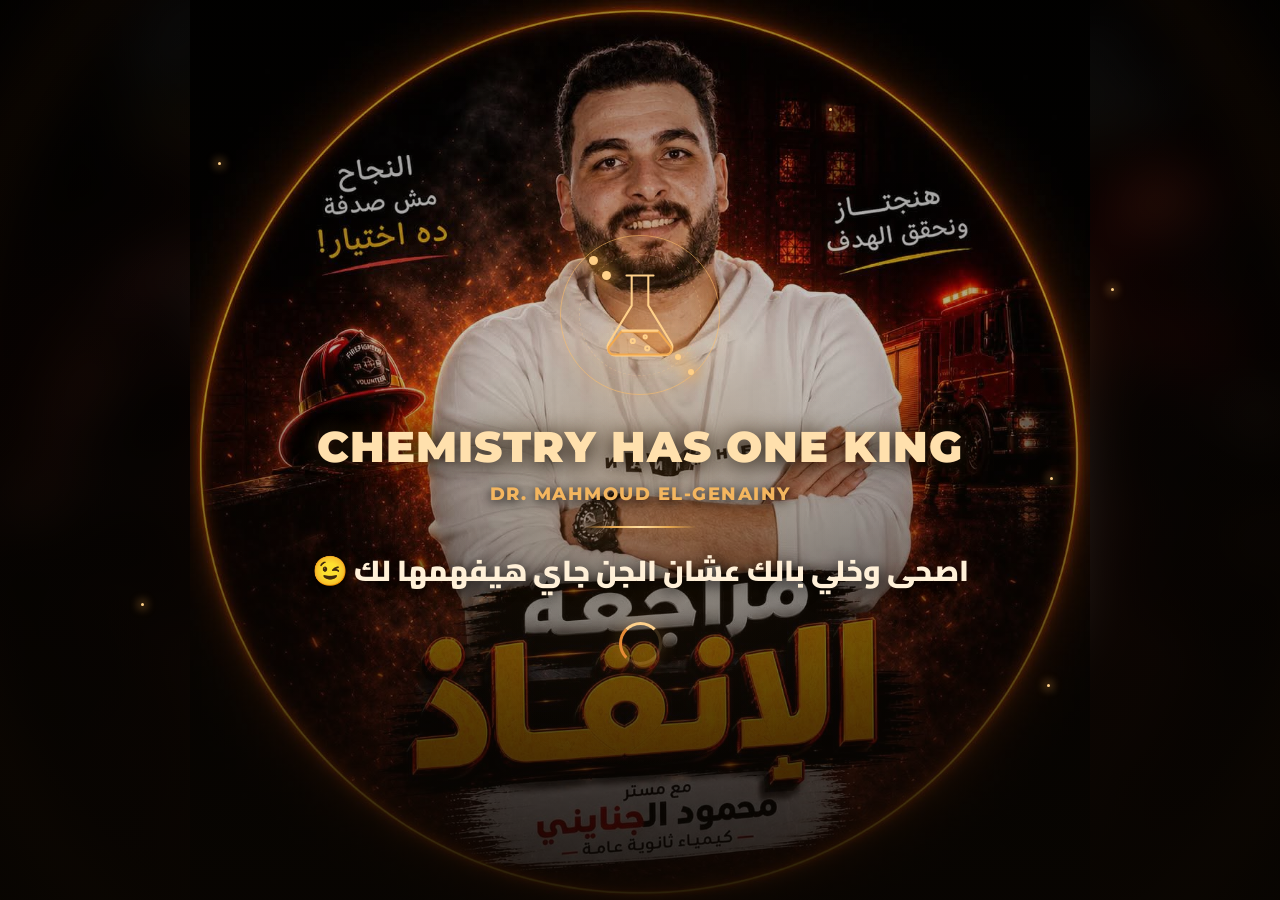
<file: index.html>
<!DOCTYPE html>
<html lang="ar" dir="rtl">
<head>
<meta charset="UTF-8">
<meta name="viewport" content="width=device-width, initial-scale=1, maximum-scale=1, user-scalable=no, viewport-fit=cover">
<meta name="theme-color" content="#100904">
<title>Dr. Mahmoud El-Genainy</title>
<link href="https://fonts.googleapis.com/css2?family=Cairo:wght@500;600;700;800;900&family=Montserrat:wght@600;700;800;900&display=swap" rel="stylesheet">
<style>
*{box-sizing:border-box;margin:0;padding:0;-webkit-tap-highlight-color:transparent}
html,body{width:100%;height:100%;overflow:hidden;background:#100904}
body{font-family:Cairo,sans-serif;color:#fff}
.splash{position:fixed;inset:0;isolation:isolate;overflow:hidden;display:grid;place-items:center;background:#100904}
.bg-blur{position:absolute;inset:-30px;width:calc(100% + 60px);height:calc(100% + 60px);object-fit:cover;filter:blur(25px) brightness(.32) saturate(.9);z-index:-5;transform:scale(1.08)}
.bg-main{position:absolute;inset:0;width:100%;height:100%;object-fit:contain;object-position:center;z-index:-4}
.shade{position:absolute;inset:0;z-index:-3;background:linear-gradient(180deg,rgba(10,6,2,.15),rgba(12,7,2,.2) 38%,rgba(10,6,2,.82)),radial-gradient(ellipse at center,transparent 20%,rgba(0,0,0,.48) 100%)}
.glow{position:absolute;width:min(85vw,650px);height:min(85vw,650px);border-radius:50%;background:radial-gradient(circle,rgba(255,164,55,.13),rgba(255,164,55,.035) 42%,transparent 70%);z-index:-2;animation:pulse 4s ease-in-out infinite}
.particles{position:absolute;inset:0;overflow:hidden;pointer-events:none}
.particle{position:absolute;width:3px;height:3px;border-radius:50%;background:#ffd18a;box-shadow:0 0 10px 3px rgba(255,170,72,.4);animation:float 7s ease-in-out infinite}
.particle:nth-child(1){top:18%;left:17%;animation-delay:-1s}
.particle:nth-child(2){top:32%;right:13%;animation-delay:-3s}
.particle:nth-child(3){top:67%;left:11%;animation-delay:-4s}
.particle:nth-child(4){top:76%;right:18%;animation-delay:-2s}
.particle:nth-child(5){top:12%;right:35%;animation-delay:-5s}
.particle:nth-child(6){top:53%;left:82%;animation-delay:-2.5s}
.content{width:min(92%,760px);display:flex;flex-direction:column;align-items:center;text-align:center;padding:24px 18px;animation:appear 1.2s ease both}
.emblem{position:relative;width:clamp(112px,19vw,160px);height:clamp(112px,19vw,160px);display:grid;place-items:center;margin-bottom:25px}
.orbit{position:absolute;inset:0;border:1px solid rgba(255,190,104,.58);border-radius:50%;box-shadow:0 0 24px rgba(255,166,65,.13),inset 0 0 22px rgba(255,166,65,.08);animation:orbit 9s linear infinite}
.orbit:before,.orbit:after{content:"";position:absolute;width:9px;height:9px;border-radius:50%;background:#ffd28b;box-shadow:0 0 14px 4px rgba(255,174,72,.65)}
.orbit:before{top:13%;left:18%}
.orbit:after{bottom:12%;right:16%;width:6px;height:6px}
.orbit.inner{inset:12%;border-style:dashed;border-color:rgba(255,205,140,.3);animation:orbitReverse 13s linear infinite}
.flask{width:65%;height:65%;filter:drop-shadow(0 0 13px rgba(255,174,72,.55))}
.flask path,.flask circle{fill:none;stroke:#ffd18b;stroke-width:2;stroke-linecap:round;stroke-linejoin:round}
.flask .liquid{fill:rgba(235,133,44,.23);stroke:#f2a94f}
.brand{font-family:Montserrat,sans-serif;font-weight:900;font-size:clamp(24px,5vw,43px);letter-spacing:1px;color:#ffe0ad;direction:ltr;text-shadow:0 3px 22px #000,0 0 20px rgba(255,168,67,.24)}
.teacher{margin-top:10px;font-family:Montserrat,sans-serif;font-weight:800;font-size:clamp(12px,2.3vw,18px);letter-spacing:1.5px;color:#f4b65f;direction:ltr;text-shadow:0 2px 12px #000}
.rule{width:115px;height:2px;margin:21px auto 17px;background:linear-gradient(90deg,transparent,#e8a94f,#ffe0a3,#e8a94f,transparent);box-shadow:0 0 12px rgba(255,177,76,.4)}
.motto{font-size:clamp(18px,3.5vw,29px);font-weight:900;line-height:1.8;color:#fff0d8;text-shadow:0 3px 15px #000}
.loader{width:43px;height:43px;margin-top:25px;border:3px solid rgba(255,199,124,.17);border-top-color:#ffd18b;border-left-color:#e68b37;border-radius:50%;animation:spin 1s linear infinite;box-shadow:0 0 18px rgba(255,172,73,.18)}
@keyframes spin{to{transform:rotate(360deg)}}
@keyframes orbit{to{transform:rotate(360deg)}}
@keyframes orbitReverse{to{transform:rotate(-360deg)}}
@keyframes pulse{0%,100%{opacity:.55;transform:scale(.92)}50%{opacity:1;transform:scale(1.08)}}
@keyframes float{0%,100%{transform:translateY(0);opacity:.3}50%{transform:translateY(-24px);opacity:1}}
@keyframes appear{from{opacity:0;transform:translateY(25px)}to{opacity:1;transform:translateY(0)}}
@media(max-width:600px){
.content{padding:18px 10px}
.emblem{width:112px;height:112px;margin-bottom:20px}
.rule{margin:16px auto 13px}
.loader{width:38px;height:38px;margin-top:20px}
}
@media(max-height:620px){
.content{transform:scale(.82)}
.emblem{width:90px;height:90px;margin-bottom:12px}
.rule{margin:10px auto}
.loader{width:30px;height:30px;margin-top:12px}
}
@media(prefers-reduced-motion:reduce){
*,*:before,*:after{animation-duration:.01ms!important;animation-iteration-count:1!important}
}
</style>
  
<link rel="manifest" href="./manifest.json">
<meta name="apple-mobile-web-app-capable" content="yes">
<meta name="apple-mobile-web-app-status-bar-style" content="black-translucent">
<script src="./offline.js" defer></script>

</head>
<body>
<main class="splash">
  <img class="bg-blur" src="./85.jpg" alt="" aria-hidden="true">
  <img class="bg-main" src="./85.jpg" alt="دكتور محمود الجنايني">
  <div class="shade"></div>
  <div class="glow"></div>

  <div class="particles" aria-hidden="true">
    <i class="particle"></i><i class="particle"></i>
    <i class="particle"></i><i class="particle"></i>
    <i class="particle"></i><i class="particle"></i>
  </div>

  <section class="content">
    <div class="emblem">
      <div class="orbit"></div>
      <div class="orbit inner"></div>
      <svg class="flask" viewBox="0 0 100 100" aria-label="Chemistry">
        <path d="M37 12h26M42 12v29L20 77a8 8 0 0 0 7 12h46a8 8 0 0 0 7-12L58 41V12"/>
        <path class="liquid" d="M32 66h36l12 15a5 5 0 0 1-5 7H25a5 5 0 0 1-5-7z"/>
        <path d="M33 65h34"/>
        <circle cx="43" cy="75" r="2"/>
        <circle cx="57" cy="82" r="2"/>
        <circle cx="55" cy="71" r="1.5"/>
      </svg>
    </div>

    <h1 class="brand">CHEMISTRY HAS ONE KING</h1>
    <h2 class="teacher">DR. MAHMOUD EL-GENAINY</h2>
    <div class="rule"></div>
    <p class="motto">اصحى وخلي بالك عشان الجن جاي هيفهمها لك 😉</p>
    <div class="loader" role="status" aria-label="Loading"></div>
  </section>
</main>

<script>
window.addEventListener("load",function(){
  setTimeout(function(){
    window.location.replace("login.html");
  },5000);
});
</script>
</body>
</html>
</file>
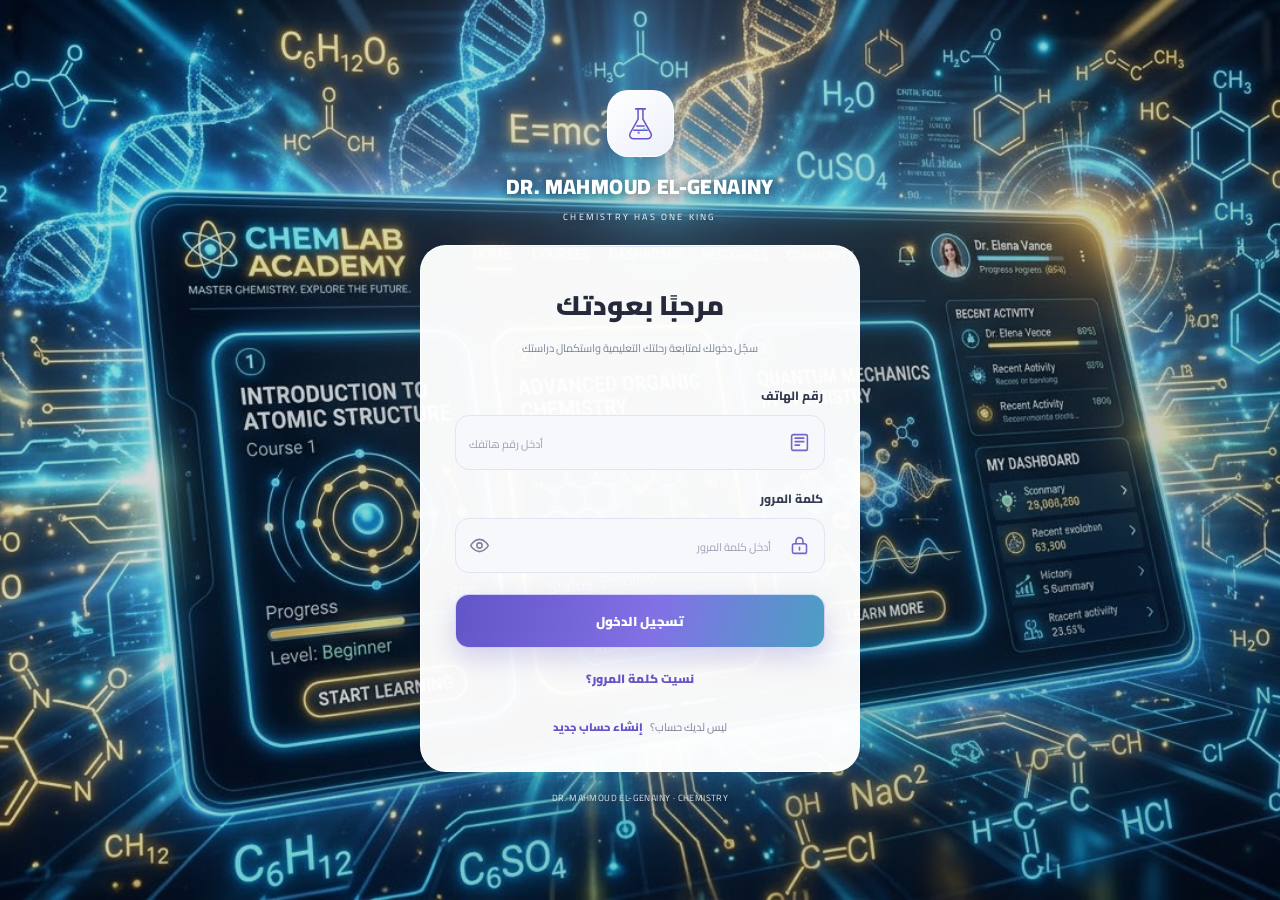
<file: login.html>
<!DOCTYPE html>
<html lang="ar" dir="rtl">
<head>
<meta charset="UTF-8">
<meta name="viewport" content="width=device-width,initial-scale=1,maximum-scale=1,user-scalable=no,viewport-fit=cover">
<meta name="theme-color" content="#f5f6fb">
<title>تسجيل الدخول | منصة الدكتور محمود الجنايني</title>
<link rel="preconnect" href="https://fonts.googleapis.com">
<link rel="preconnect" href="https://fonts.gstatic.com" crossorigin>
<link href="https://fonts.googleapis.com/css2?family=Cairo:wght@400;500;600;700;800;900&display=swap" rel="stylesheet">

<style>
:root{
  color-scheme:light;
  --primary:#6555c8;
  --primary2:#8172e5;
  --text:#252a3b;
  --muted:#7b8498;
  --line:#e5e8f0;
}
*{box-sizing:border-box;-webkit-tap-highlight-color:transparent}
html,body{
  margin:0;width:100%;min-height:100%;
  overflow-x:hidden;overscroll-behavior:none;touch-action:pan-y;
}
body{
  min-height:100vh;min-height:100dvh;
  background:#f5f6fb;color:var(--text);font-family:Cairo,sans-serif;
}
button,input{font:inherit}
button{cursor:pointer}

.page{
  position:relative;isolation:isolate;width:100%;
  height:var(--elgen-viewport-height,100dvh);min-height:0;
  display:flex;flex-direction:column;justify-content:flex-start;align-items:center;
  padding:max(20px,env(safe-area-inset-top)) 14px max(24px,env(safe-area-inset-bottom));
  overflow-x:hidden;overflow-y:auto;
  -webkit-overflow-scrolling:touch;
  overscroll-behavior-y:contain;scroll-padding-block:24px;
}
.background{
  position:fixed;inset:0;width:100%;height:100%;
  object-fit:cover;object-position:center;z-index:-4;pointer-events:none;
}
.shade{
  position:fixed;inset:0;z-index:-3;pointer-events:none;
  background:linear-gradient(135deg,rgba(10,17,35,.12),rgba(10,17,35,.25));
}
.glow{
  position:fixed;inset:0;z-index:-2;pointer-events:none;
  background:radial-gradient(ellipse at 50% 12%,rgba(255,255,255,.18),transparent 48%);
}
.layout{width:min(100%,440px);margin-block:auto;margin-inline:auto;flex:0 0 auto}
.brand{text-align:center;margin:0 auto 20px}
.brand-mark{
  width:67px;height:67px;margin:0 auto 10px;display:grid;place-items:center;
  border:1px solid rgba(255,255,255,.9);border-radius:21px;
  background:linear-gradient(145deg,#fff,#edf0fa);
  box-shadow:0 12px 35px rgba(10,20,45,.2);
  animation:brandFloat 4s ease-in-out infinite;
}
.brand-mark svg{
  width:39px;height:39px;fill:none;stroke:#6555c8;stroke-width:2.5;
  stroke-linecap:round;stroke-linejoin:round;
}
@keyframes brandFloat{0%,100%{transform:translateY(0)}50%{transform:translateY(-5px)}}
.brand-name{
  font-size:clamp(15px,4vw,21px);font-weight:900;letter-spacing:.4px;
  color:#fff;text-shadow:0 2px 12px rgba(0,0,0,.65);
}
.brand-sub{
  font-size:9px;color:#fff;letter-spacing:2.2px;direction:ltr;margin-top:2px;
  text-shadow:0 2px 9px rgba(0,0,0,.65);
}
.card{
  position:relative;width:100%;padding:clamp(23px,5.5vw,34px);
  border:1px solid rgba(255,255,255,.95);border-radius:26px;
  background:rgba(255,255,255,.97);color:var(--text);
  box-shadow:0 25px 75px rgba(8,17,40,.23);
}
.card:before{
  content:"";position:absolute;top:0;left:12%;right:12%;height:1px;
  background:linear-gradient(90deg,transparent,#d9ddec,transparent);
}
.heading{text-align:center;margin-bottom:25px}
.heading h1{font-size:clamp(22px,5.5vw,27px);font-weight:900;margin:0;color:#252a3b}
.heading p{font-size:11px;line-height:2;color:#7b8498;margin:7px 0 0}
.field{margin-bottom:17px}
.field label{display:block;margin:0 2px 8px;color:#343b50;font-size:12px;font-weight:800}
.input-wrap{
  display:flex;align-items:center;min-height:55px;
  border:1px solid #e1e5ef;border-radius:14px;background:#f7f8fc;
  transition:border-color .2s,box-shadow .2s,background .2s;
}
.input-wrap:focus-within{
  border-color:#8879df;background:#fff;box-shadow:0 0 0 3px rgba(101,85,200,.10);
}
.field-icon{
  width:49px;flex:0 0 49px;display:grid;place-items:center;color:#7565cb;
}
.field-icon svg,.password-toggle svg{
  width:21px;height:21px;fill:none;stroke:currentColor;stroke-width:1.8;
  stroke-linecap:round;stroke-linejoin:round;
}
.input-wrap input{
  width:100%;min-width:0;height:53px;border:0;outline:0;
  background:transparent;color:#252a3b;padding:0 4px 0 13px;font-size:13px;
}
.input-wrap input::placeholder{color:#9aa2b2;font-size:11px}
.password-toggle{
  width:46px;height:48px;flex:0 0 46px;border:0;background:transparent;
  color:#7c8497;display:grid;place-items:center;
}
.submit{
  position:relative;overflow:hidden;width:100%;min-height:54px;margin-top:4px;
  border:1px solid rgba(255,255,255,.7);border-radius:14px;color:#fff;
  font-size:13px;font-weight:900;
  background:linear-gradient(105deg,#6255c8,#8172e5 55%,#4b9fc3);
  box-shadow:0 10px 25px rgba(91,82,190,.23);
  transition:transform .2s,filter .2s;
}
.submit:active{transform:scale(.985)}
.submit:disabled{opacity:.58;cursor:wait}
.forgot-link{
  display:block;width:100%;margin:12px 0 0;padding:7px;border:0;
  background:transparent;color:#6756c5;font-size:12px;font-weight:900;text-align:center;
}
.forgot-link:active{opacity:.65}
.register{text-align:center;margin-top:20px;color:#7b8498;font-size:11px}
.register a{color:#6555c8;font-weight:900;text-decoration:none;margin-right:5px}
.bottom-note{
  text-align:center;margin-top:17px;color:#fff;font-size:9px;letter-spacing:.4px;
  text-shadow:0 2px 9px rgba(0,0,0,.65);
}
.account-step{display:none;margin-top:4px}
.account-profile{
  display:flex;align-items:center;gap:13px;padding:14px;
  border:1px solid #e4e7ef;border-radius:16px;background:#f7f8fc;margin-bottom:17px;
}
.account-avatar{
  width:68px;height:68px;flex:0 0 68px;border-radius:50%;object-fit:cover;
  border:2px solid #b8afea;background:#eef0f8;
}
.account-name{font-size:15px;font-weight:900;color:#252a3b;line-height:1.7}
.account-details{font-size:10px;color:#7b8498;line-height:1.9;overflow-wrap:anywhere}
.id-note{font-size:11px;color:#7b8498;line-height:1.9;text-align:center;margin:0 0 13px}
#studentId{direction:ltr;text-align:center;letter-spacing:1.5px;text-transform:uppercase;font-weight:900}
.secondary{
  width:100%;min-height:46px;margin-top:11px;border:1px solid #e1e4ec;
  border-radius:13px;color:#5e6680;background:#f3f4f8;font-size:12px;font-weight:800;
}
.toast{
  position:fixed;z-index:1000;bottom:max(18px,env(safe-area-inset-bottom));left:50%;
  width:min(92%,420px);padding:13px 16px;border:1px solid rgba(255,255,255,.4);
  border-radius:14px;background:rgba(30,35,55,.95);color:#fff;text-align:center;
  font-size:12px;line-height:1.8;box-shadow:0 14px 40px #0004;
  opacity:0;transform:translate(-50%,18px);pointer-events:none;
  transition:opacity .22s,transform .22s;
}
.toast.show{opacity:1;transform:translate(-50%,0)}
.toast.error{border-color:#e88b9b}
.toast.success{border-color:#7bd7b1}

@media(max-width:480px){
  .page{padding-left:12px;padding-right:12px}
  .layout{width:100%;max-width:420px}
  .brand{margin-bottom:16px}
  .brand-mark{width:59px;height:59px;border-radius:19px}
  .card{padding:23px 18px;border-radius:23px}
}
@media(max-height:700px){
  .page{justify-content:flex-start;padding-top:max(12px,env(safe-area-inset-top));padding-bottom:max(18px,env(safe-area-inset-bottom))}
  .layout{margin-top:0;margin-bottom:0}
  .brand{margin-bottom:12px}
  .brand-mark{width:49px;height:49px;border-radius:16px}
  .brand-mark svg{width:31px;height:31px}
  .card{padding:18px}
  .heading{margin-bottom:16px}
  .field{margin-bottom:12px}
  .bottom-note{margin-top:10px}
}
@media(orientation:landscape) and (max-height:520px){
  .brand{margin-bottom:8px}
  .brand-mark{width:42px;height:42px;margin-bottom:6px}
  .brand-mark svg{width:27px;height:27px}
  .card{padding:15px}
  .heading{margin-bottom:10px}
  .field{margin-bottom:9px}
}
@media(prefers-reduced-motion:reduce){
  .brand-mark{animation:none}
  *{transition:none!important}
}
</style>
  
<link rel="manifest" href="./manifest.json">
<meta name="apple-mobile-web-app-capable" content="yes">
<meta name="apple-mobile-web-app-status-bar-style" content="black-translucent">
<script src="./offline.js" defer></script>

</head>

<body>
<main class="page" id="pageScroller">
<img class="background" src="./login-bg.jpg" alt="">
<div class="shade"></div>
<div class="glow"></div>

<section class="layout">
<header class="brand">
  <div class="brand-mark">
    <svg viewBox="0 0 64 64">
      <path d="M24 8h16M28 8v17L15 48a6 6 0 0 0 5 9h24a6 6 0 0 0 5-9L36 25V8"/>
      <path d="M21 43h22M26 36h12"/>
      <circle cx="29" cy="47" r="2" fill="#8b7cff" stroke="none"/>
      <circle cx="38" cy="41" r="2" fill="#57d8e8" stroke="none"/>
    </svg>
  </div>
  <div class="brand-name">DR. MAHMOUD EL-GENAINY</div>
  <div class="brand-sub">CHEMISTRY HAS ONE KING</div>
</header>

<section class="card">
<div class="heading" id="loginHeading">
  <h1>مرحبًا بعودتك</h1>
  <p>سجّل دخولك لمتابعة رحلتك التعليمية واستكمال دراستك</p>
</div>

<form id="loginForm" autocomplete="on">
  <div class="field">
    <label for="phone">رقم الهاتف</label>
    <div class="input-wrap">
      <span class="field-icon">
        <svg viewBox="0 0 24 24"><path d="M5 3h14a2 2 0 0 1 2 2v14a2 2 0 0 1-2 2H5a2 2 0 0 1-2-2V5a2 2 0 0 1 2-2z"/><path d="M7 7h10M7 11h10M7 15h5"/></svg>
      </span>
      <input id="phone" type="tel" inputmode="tel" autocomplete="tel" placeholder="أدخل رقم هاتفك" required>
    </div>
  </div>

  <div class="field">
    <label for="password">كلمة المرور</label>
    <div class="input-wrap">
      <span class="field-icon">
        <svg viewBox="0 0 24 24"><rect x="4" y="10" width="16" height="11" rx="2"/><path d="M8 10V7a4 4 0 0 1 8 0v3M12 14v3"/></svg>
      </span>
      <input id="password" type="password" autocomplete="current-password" placeholder="أدخل كلمة المرور" required>
      <button class="password-toggle" id="togglePassword" type="button" aria-label="إظهار كلمة المرور">
        <svg viewBox="0 0 24 24"><path d="M2 12s3.5-7 10-7 10 7 10 7-3.5 7-10 7S2 12 2 12z"/><circle cx="12" cy="12" r="3"/></svg>
      </button>
    </div>
  </div>

  <button class="submit" id="loginButton" type="submit">تسجيل الدخول</button>
  <button class="forgot-link" id="forgotPassword" type="button">نسيت كلمة المرور؟</button>
</form>

<section class="account-step" id="accountStep">
  <div class="heading">
    <h1 style="font-size:21px">تأكيد الحساب</h1>
    <p>راجع بيانات حسابك، ثم اكتب رقم الـ ID الخاص بك</p>
  </div>

  <div class="account-profile">
    <img class="account-avatar" id="accountAvatar" src="./85.jpg" alt="الصورة الشخصية">
    <div>
      <div class="account-name" id="accountName">—</div>
      <div class="account-details" id="accountDetails"></div>
    </div>
  </div>

  <p class="id-note">اكتب رقم الـ ID الذي حصلت عليه عند إنشاء الحساب. الرقم لن يظهر هنا؛ يجب أن تكتبه بنفسك.</p>

  <div class="field">
    <label for="studentId">رقم الطالب ID</label>
    <div class="input-wrap">
      <span class="field-icon">
        <svg viewBox="0 0 24 24"><path d="M8 4H5a2 2 0 0 0-2 2v12a2 2 0 0 0 2 2h14a2 2 0 0 0 2-2V6a2 2 0 0 0-2-2h-3"/><path d="M9 12h6M12 9v6M9 2h6v4H9z"/></svg>
      </span>
      <input id="studentId" type="text" autocomplete="off" autocapitalize="characters" placeholder="اكتب رقم الـ ID" required>
    </div>
  </div>

  <button class="submit" id="verifyIdButton" type="button">تأكيد الـ ID والدخول</button>
  <button class="secondary" id="backToLogin" type="button">العودة لتسجيل الدخول</button>
</section>

<div class="register" id="registerLink">
  ليس لديك حساب؟
  <a href="register.html">إنشاء حساب جديد</a>
</div>
</section>

<div class="bottom-note">DR. MAHMOUD EL-GENAINY · CHEMISTRY</div>
</section>
</main>

<div class="toast" id="toast" role="status" aria-live="polite"></div>

<script src="./supabase-config.js"></script>
<script>
"use strict";

const SUPABASE_CONFIG = window.ELGEN_SUPABASE;

if (!SUPABASE_CONFIG) {
  throw new Error("ملف إعدادات Supabase غير موجود.");
}

const ACCESS_URL = SUPABASE_CONFIG.functionUrl;
const PUBLIC_KEY = SUPABASE_CONFIG.publishableKey;

const $=id=>document.getElementById(id);

let sessionToken="";
let toastTimer=null;

function notify(message,type="error"){
  const box=$("toast");
  box.textContent=message;
  box.className="toast show "+type;
  clearTimeout(toastTimer);
  toastTimer=setTimeout(()=>box.className="toast",3800);
}

function normalizePhone(raw){
  let p=String(raw||"").replace(/[\s().-]/g,"");
  if(/^01[0125]\d{8}$/.test(p))return "+20"+p.slice(1);
  if(/^201[0125]\d{8}$/.test(p))return "+"+p;
  if(/^\+201[0125]\d{8}$/.test(p))return p;
  throw new Error("رقم الهاتف المصري غير صحيح. اكتب رقمًا يبدأ بـ 010 أو 011 أو 012 أو 015.");
}

async function access(payload){
  const response=await fetch(ACCESS_URL,{
    method:"POST",
    headers:{"Content-Type":"application/json","apikey":PUBLIC_KEY},
    body:JSON.stringify(payload)
  });
  const data=await response.json().catch(()=>({}));
  if(!response.ok||!data.ok)throw new Error(data.error||data.message||"تعذر الاتصال بالخدمة. حاول مرة أخرى.");
  return data;
}

function showStudentIdStep(user){
  $("accountAvatar").src=user.avatar_url||"./85.jpg";
  $("accountName").textContent=user.full_name||"طالب مسجل";
  const details=[
    user.education_type,user.school_grade,user.governorate,
    user.education_center,user.village
  ].filter(Boolean);
  if(user.phone)details.push("الهاتف: "+user.phone);
  $("accountDetails").textContent=details.join(" • ");
  $("loginForm").style.display="none";
  $("loginHeading").style.display="none";
  $("registerLink").style.display="none";
  $("accountStep").style.display="block";
  requestAnimationFrame(()=>$("pageScroller").scrollTo({top:0,behavior:"smooth"}));
}

async function restorePendingLogin(){
  try{
    const raw=localStorage.getItem("elgen_student_session");
    if(!raw)return;
    const saved=JSON.parse(raw);
    const token=typeof saved==="string"?saved:saved?.token;
    if(!token||localStorage.getItem("elgen_student_account"))return;

    sessionToken=token;
    const result=await access({action:"me",session_token:token});
    if(!result.user)throw new Error("تعذر استعادة بيانات الحساب.");

    localStorage.setItem("elgen_student_pending_profile",JSON.stringify(result.user));
    showStudentIdStep(result.user);
    notify("تم استعادة جلسة الدخول. اكتب رقم الطالب للمتابعة.","success");
  }catch(error){
    const message=String(error?.message||"");
    if(/انتهت جلسة الدخول|سجّل الدخول مرة أخرى/.test(message)){
      localStorage.removeItem("elgen_student_session");
      localStorage.removeItem("elgen_student_pending_profile");
      sessionToken="";
    }
  }
}

$("forgotPassword").addEventListener("click",()=>{
  notify("استعادة كلمة المرور تحتاج إكمال ربطها بصفحة مستقلة.","success");
});

$("togglePassword").addEventListener("click",()=>{
  const input=$("password");
  const showing=input.type==="password";
  input.type=showing?"text":"password";
  $("togglePassword").setAttribute("aria-label",showing?"إخفاء كلمة المرور":"إظهار كلمة المرور");
});

$("loginForm").addEventListener("submit",async event=>{
  event.preventDefault();
  const button=$("loginButton");
  if(button.disabled)return;

  const old=button.textContent;
  button.disabled=true;
  button.textContent="جارٍ التحقق من الحساب...";

  try{
    const phone=normalizePhone($("phone").value);
    const password=$("password").value;
    if(!password)throw new Error("اكتب كلمة المرور.");

    const result=await access({action:"login",phone,password});
    if(!result.session||!result.session.token)throw new Error("لم يتم استلام جلسة الدخول. حاول مرة أخرى.");

    sessionToken=result.session.token;
    localStorage.setItem("elgen_student_session",JSON.stringify(result.session));

    const user=result.user||{};
    localStorage.setItem("elgen_student_pending_profile",JSON.stringify(user));
    showStudentIdStep(user);
    $("studentId").value="";

    notify("تم العثور على حسابك. اكتب رقم الـ ID للمتابعة.","success");
  }catch(error){
    notify(error.message||"تعذر تسجيل الدخول.");
  }finally{
    button.disabled=false;
    button.textContent=old;
  }
});

async function verifyStudentId(){
  const code=$("studentId").value.trim().toUpperCase();
  if(!code){
    notify("يجب كتابة رقم الـ ID قبل الدخول.");
    $("studentId").focus();
    return;
  }

  const button=$("verifyIdButton");
  if(button.disabled)return;
  button.disabled=true;
  button.textContent="جارٍ التحقق من رقم الطالب...";

  try{
    const result=await access({
      action:"verify_id",
      session_token:sessionToken,
      user_code:code
    });

    if(result.user){
      localStorage.setItem("elgen_student_account",JSON.stringify(result.user));
    }
    localStorage.removeItem("elgen_student_pending_profile");

    notify("تم تأكيد الحساب بنجاح.","success");
    window.location.replace("platform.html");
  }catch(error){
    notify(error.message||"رقم الـ ID غير صحيح.");
  }finally{
    button.disabled=false;
    button.textContent="تأكيد الـ ID والدخول";
  }
}

$("verifyIdButton").addEventListener("click",verifyStudentId);
$("studentId").addEventListener("keydown",event=>{
  if(event.key==="Enter"){
    event.preventDefault();
    verifyStudentId();
  }
});

$("backToLogin").addEventListener("click",()=>{
  sessionToken="";
  $("accountStep").style.display="none";
  $("loginForm").style.display="block";
  $("loginHeading").style.display="block";
  $("registerLink").style.display="block";
  $("password").value="";
  $("studentId").value="";
  $("pageScroller").scrollTo({top:0,behavior:"smooth"});
});

/* ارتفاع التمرير يتغير مع لوحة المفاتيح */
(function(){
  const page=$("pageScroller");
  const update=()=>{
    const h=window.visualViewport?.height||window.innerHeight;
    page.style.setProperty("--elgen-viewport-height",h+"px");
  };
  update();
  window.addEventListener("resize",update,{passive:true});
  window.visualViewport?.addEventListener("resize",update,{passive:true});
})();

/* منع التكبير دون تعطيل التمرير بإصبع واحد */
document.addEventListener("gesturestart",e=>e.preventDefault(),{passive:false});
document.addEventListener("gesturechange",e=>e.preventDefault(),{passive:false});
document.addEventListener("gestureend",e=>e.preventDefault(),{passive:false});
document.addEventListener("wheel",e=>{if(e.ctrlKey)e.preventDefault()},{passive:false});
document.addEventListener("touchmove",e=>{
  if(e.touches&&e.touches.length>1)e.preventDefault();
},{passive:false});

restorePendingLogin();
</script>

<script src="./auth.js"></script>
</body>
</html>
</file>
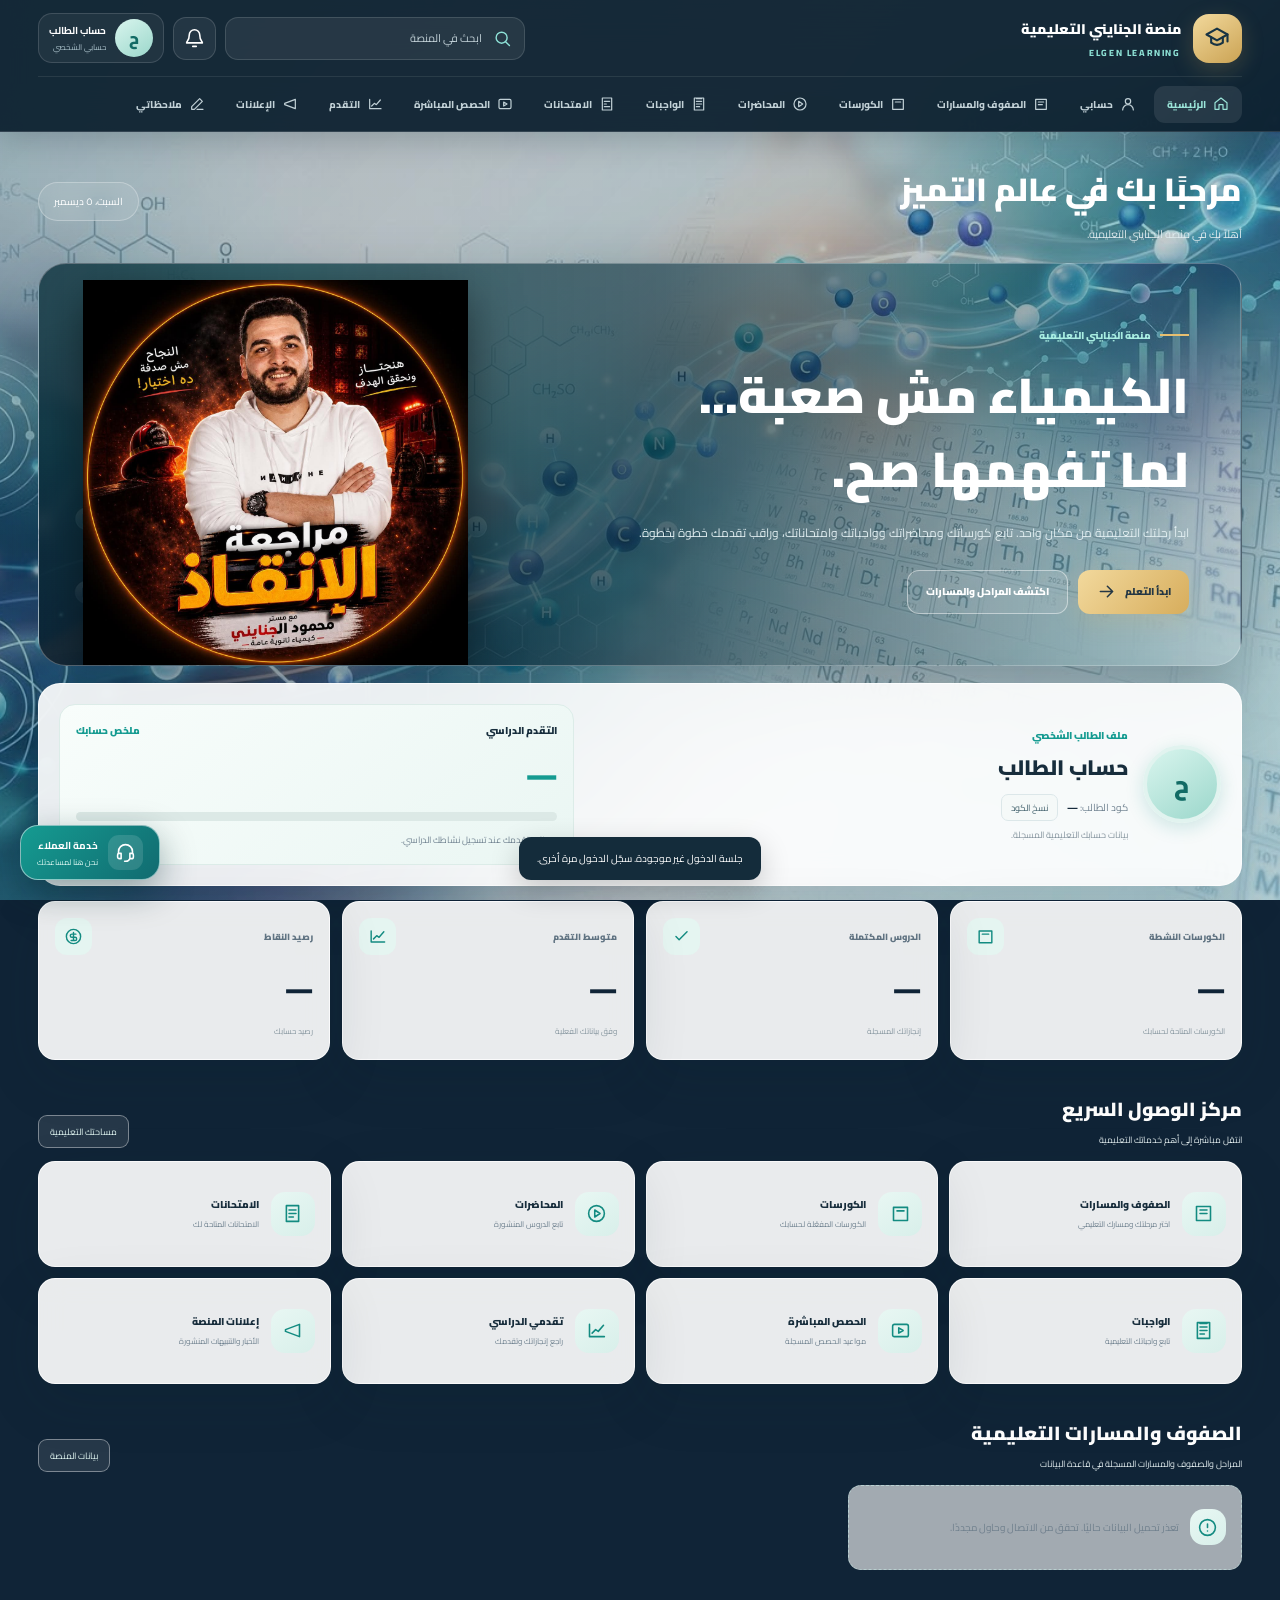
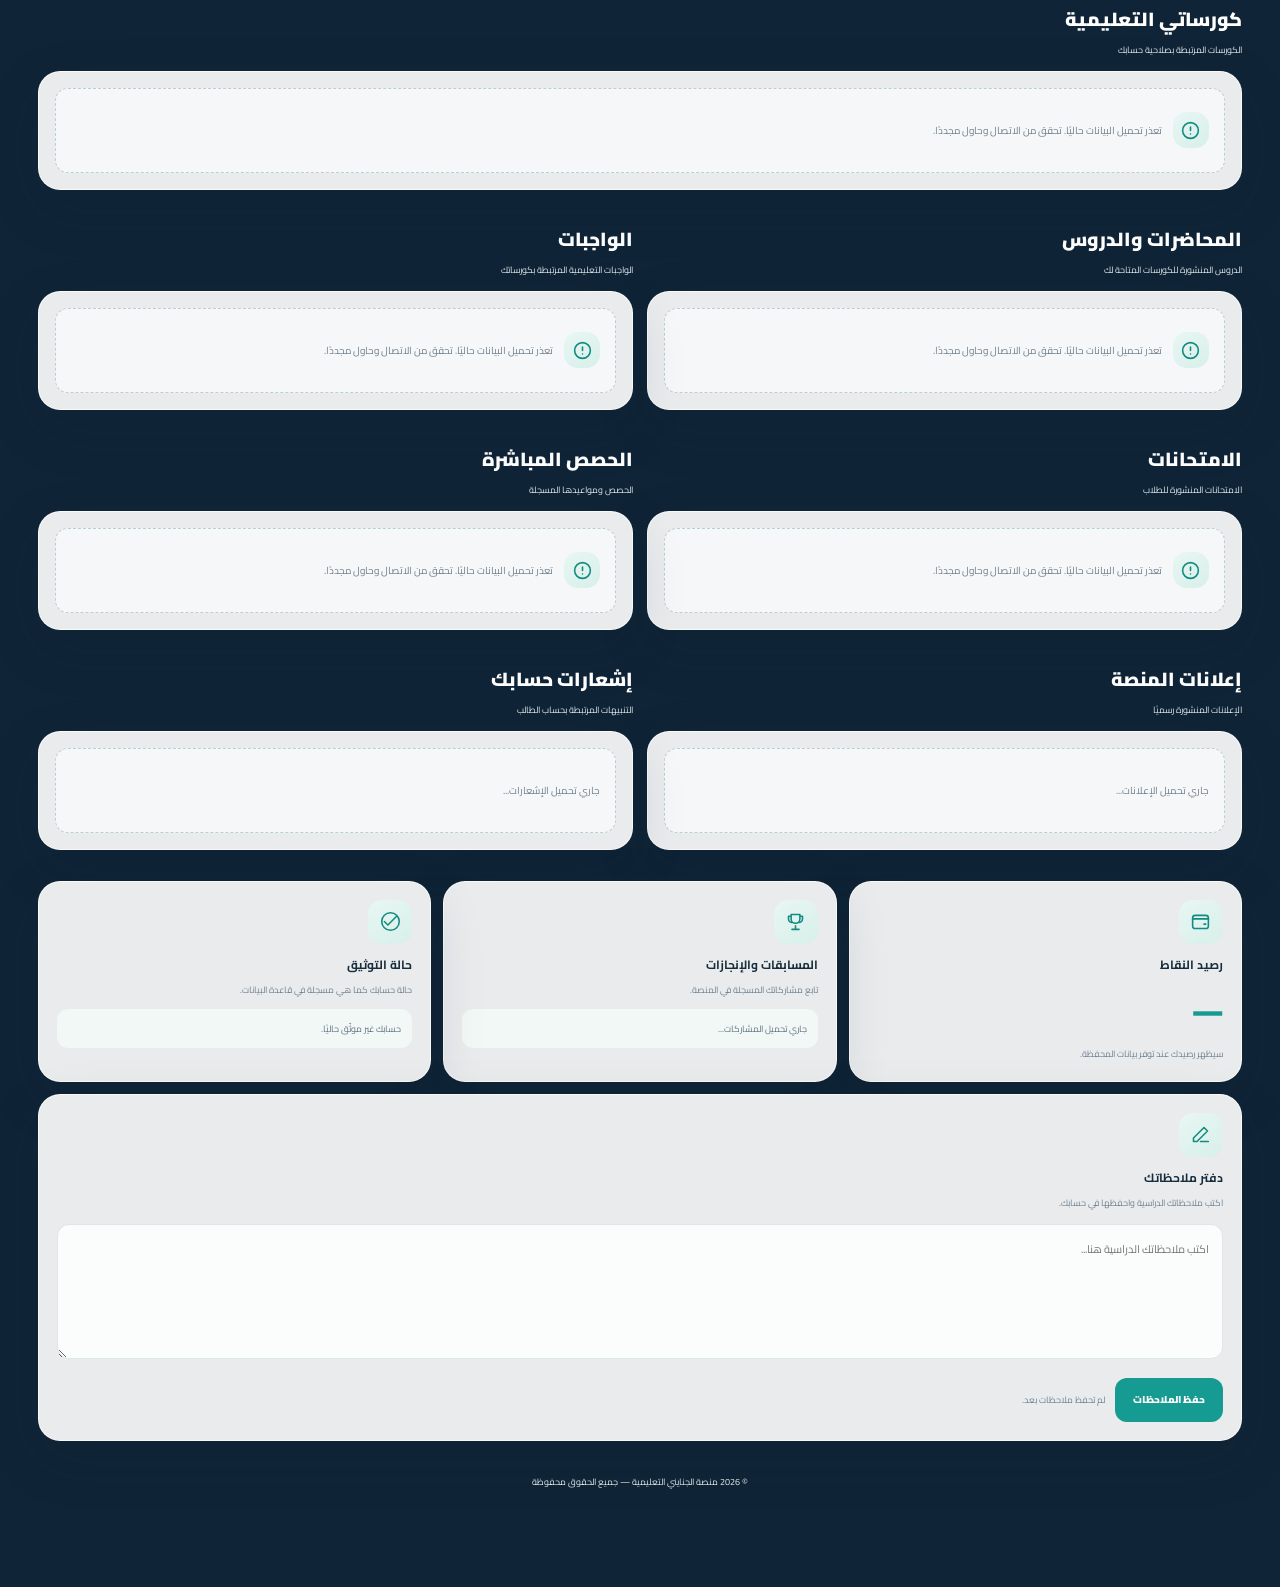
<file: platform.html>
<!DOCTYPE html>
<html lang="ar" dir="rtl">
<head>
<meta charset="UTF-8">
<meta name="viewport" content="width=device-width, initial-scale=1, maximum-scale=1, user-scalable=no, viewport-fit=cover">
<meta name="theme-color" content="#101d2b">
<meta name="description" content="منصة الجنايني التعليمية - رحلتك المتكاملة لفهم الكيمياء والتفوق الدراسي">
<title>منصة الجنايني التعليمية</title>

<link rel="preconnect" href="https://fonts.googleapis.com">
<link rel="preconnect" href="https://fonts.gstatic.com" crossorigin>
<link href="https://fonts.googleapis.com/css2?family=Cairo:wght@400;500;600;700;800;900&display=swap" rel="stylesheet">
<link rel="manifest" href="./manifest.json">

<style>
:root{
  --navy:#102437;
  --navy2:#18394b;
  --teal:#159b91;
  --teal2:#38c7b5;
  --gold:#e7bf70;
  --ink:#172d3c;
  --muted:#718391;
  --line:#dce7e9;
  --white:#fff;
  --glass:rgba(255,255,255,.91);
  --shadow:0 18px 55px rgba(10,35,48,.13);
  --radius:22px;
}
*{box-sizing:border-box}
html{
  scroll-behavior:smooth;
  scroll-padding-top:145px;
  -webkit-text-size-adjust:100%;
}
body{
  margin:0;
  min-height:100vh;
  color:var(--ink);
  font-family:Cairo,sans-serif;
  background:#102437 url("./1795124002624.jpg") center center/cover fixed no-repeat;
  overflow-x:hidden;
}
body:before{
  content:"";
  position:fixed;
  inset:0;
  z-index:-1;
  pointer-events:none;
  background:linear-gradient(135deg,rgba(9,29,43,.30),rgba(13,48,58,.18));
}
button,input,textarea{font:inherit}
button,a{-webkit-tap-highlight-color:transparent}
button{cursor:pointer}
a{text-decoration:none;color:inherit}
svg{
  width:21px;height:21px;fill:none;stroke:currentColor;
  stroke-width:1.8;stroke-linecap:round;stroke-linejoin:round;
}
button:focus-visible,a:focus-visible,input:focus-visible,textarea:focus-visible{
  outline:3px solid #31b9aa;outline-offset:3px;
}
.container{width:min(1500px,100%);margin:auto;padding-inline:clamp(13px,3vw,42px)}
.topbar{
  position:sticky;top:0;z-index:100;
  background:rgba(12,32,47,.94);
  color:white;
  border-bottom:1px solid #ffffff20;
  backdrop-filter:blur(20px);
  -webkit-backdrop-filter:blur(20px);
  box-shadow:0 8px 30px #061b2a35;
}
.top-main{
  min-height:76px;display:flex;align-items:center;
  justify-content:space-between;gap:15px;
}
.brand{display:flex;align-items:center;gap:12px;min-width:0}
.brand-logo{
  width:49px;height:49px;flex:0 0 49px;
  display:grid;place-items:center;border-radius:16px;
  color:#173343;background:linear-gradient(145deg,#f2d99c,#cba354);
  box-shadow:0 7px 22px #d6ad5c35;
}
.brand-logo svg{width:28px;height:28px}
.brand strong{display:block;font-size:14px;font-weight:900}
.brand small{display:block;margin-top:2px;color:#8de1d5;font-size:9px;letter-spacing:1.6px;font-weight:800}
.top-tools{display:flex;align-items:center;gap:9px}
.search{
  width:min(300px,28vw);height:43px;padding:0 13px;
  display:flex;align-items:center;gap:9px;
  background:#ffffff12;border:1px solid #ffffff22;border-radius:13px;
}
.search svg{color:#8ee2d7}
.search input{width:100%;border:0;outline:0;background:transparent;color:white;font-size:11px}
.search input::placeholder{color:#c2d1d7}
.icon-btn{
  width:43px;height:43px;display:grid;place-items:center;
  border:1px solid #ffffff25;border-radius:13px;
  background:#ffffff10;color:white;position:relative;
}
.icon-btn:hover{background:#ffffff20}
.user-chip{
  display:flex;align-items:center;gap:9px;padding:5px 10px;
  border:1px solid #ffffff24;border-radius:14px;background:#ffffff0d;
}
.avatar{
  width:38px;height:38px;flex:0 0 38px;overflow:hidden;
  display:grid;place-items:center;border-radius:50%;
  background:linear-gradient(145deg,#d9f5ee,#9bd7cb);
  color:#126b65;font-weight:900;
}
.avatar img{width:100%;height:100%;object-fit:cover}
.user-chip strong{display:block;font-size:10px}
.user-chip small{display:block;color:#a9c1c9;font-size:8px}
.nav-wrap{border-top:1px solid #ffffff15}
.nav{
  min-height:54px;display:flex;align-items:center;gap:5px;
  overflow-x:auto;scrollbar-width:none;
}
.nav::-webkit-scrollbar{display:none}
.nav a{
  flex:0 0 auto;padding:9px 13px;
  display:flex;align-items:center;gap:7px;
  color:#c1d0d6;font-size:10px;font-weight:800;
  border-radius:11px;transition:.2s;
}
.nav a svg{width:16px;height:16px}
.nav a:hover,.nav a.active{background:#ffffff17;color:#9be5d9}
main{padding-top:27px;padding-bottom:65px}
.welcome{
  display:flex;justify-content:space-between;align-items:center;
  gap:15px;margin-bottom:19px;color:white;
}
.welcome h1{margin:0;font-size:clamp(22px,3vw,32px);font-weight:900}
.welcome p{margin:5px 0 0;color:#e1edf0;font-size:11px}
.date-pill{
  padding:9px 15px;border:1px solid #ffffff45;border-radius:30px;
  background:#ffffff18;color:white;font-size:10px;white-space:nowrap;
  backdrop-filter:blur(10px);
}
.hero{
  min-height:380px;position:relative;isolation:isolate;overflow:hidden;
  display:flex;align-items:center;padding:clamp(23px,4vw,54px);
  border:1px solid #ffffff45;border-radius:28px;
  background:
    linear-gradient(90deg,rgba(10,34,49,.87) 0%,rgba(13,48,61,.72) 52%,rgba(14,53,62,.24) 100%),
    url("./1795124002624.jpg") center/cover;
  box-shadow:0 25px 65px #061d2b50;
}
.hero:before{
  content:"";position:absolute;inset:0;z-index:-1;
  background:
    radial-gradient(circle at 18% 18%,#36d4c52c,transparent 38%),
    linear-gradient(130deg,transparent 55%,#ffffff10);
}
.hero-copy{max-width:650px;position:relative;z-index:3;color:white}
.eyebrow{
  display:inline-flex;align-items:center;gap:9px;
  color:#a9eee2;font-size:10px;font-weight:900;
}
.eyebrow:before{content:"";width:29px;height:2px;background:var(--gold)}
.hero h2{margin:14px 0;font-size:clamp(29px,4vw,49px);line-height:1.5;font-weight:900}
.hero p{max-width:550px;margin:0;color:#e0edf0;font-size:12px;line-height:2.2}
.hero-actions{display:flex;flex-wrap:wrap;gap:10px;margin-top:23px}
.btn{
  min-height:44px;padding:10px 18px;
  display:inline-flex;align-items:center;justify-content:center;gap:8px;
  border:0;border-radius:12px;font-size:10px;font-weight:900;transition:.2s;
}
.btn:hover{transform:translateY(-2px);filter:brightness(1.04)}
.btn-main{background:linear-gradient(130deg,#f2d99d,#d7ad5c);color:#243744;box-shadow:0 8px 24px #d8b46735}
.btn-glass{border:1px solid #ffffff75;background:#ffffff17;color:white}
.hero-person{
  position:absolute;left:3%;bottom:0;width:min(35%,400px);height:96%;
  display:flex;align-items:flex-end;justify-content:center;pointer-events:none;
}
.hero-person img{
  width:100%;height:100%;object-fit:contain;object-position:bottom;
  filter:drop-shadow(0 15px 25px #0008);
}
.glass-card{
  background:var(--glass);border:1px solid #ffffffb5;
  border-radius:var(--radius);box-shadow:var(--shadow);
  backdrop-filter:blur(14px);-webkit-backdrop-filter:blur(14px);
}
.account{
  margin-top:17px;padding:20px;
  display:grid;grid-template-columns:1.1fr .9fr;gap:17px;
}
.account-info{display:flex;align-items:center;gap:15px;min-width:0}
.account-info .avatar{
  width:78px;height:78px;flex-basis:78px;
  font-size:24px;border:4px solid #e1f3ef;
  box-shadow:0 5px 18px #168e8030;
}
.account-label{font-size:10px;color:var(--teal);font-weight:900}
.account-name{font-size:21px;font-weight:900;margin:3px 0}
.verified{display:none;align-items:center;gap:5px;color:#168b65;font-size:9px;font-weight:900}
.verified svg{width:15px;height:15px}
.account-code{margin-top:7px;color:var(--muted);font-size:10px}
.account-code b{direction:ltr;color:var(--navy)}
.copy{
  margin-right:7px;padding:4px 9px;border:1px solid var(--line);
  border-radius:7px;background:#f5f9f8;color:#42616c;font-size:9px;
}
.account-meta{margin-top:5px;color:#84939d;font-size:9px;line-height:1.9}
.progress-card{
  padding:16px;border:1px solid #dcece8;border-radius:16px;
  background:linear-gradient(145deg,#f8fdfb,#eaf6f3);
}
.progress-head{display:flex;justify-content:space-between;gap:8px;font-size:10px;font-weight:900}
.progress-head span{color:var(--teal)}
.progress-number{margin:7px 0;color:var(--teal);font-size:29px;font-weight:900}
.progress-track{height:9px;margin:10px 0;border-radius:20px;background:#dce9e6;overflow:hidden}
.progress-fill{height:100%;width:0;background:linear-gradient(90deg,#128b80,#4bcdb9);border-radius:20px;transition:width .5s}
.muted{color:var(--muted);font-size:9px;line-height:1.9}
.stats{display:grid;grid-template-columns:repeat(4,minmax(0,1fr));gap:12px;margin-top:15px}
.stat{
  padding:16px;background:var(--glass);border:1px solid #ffffffc9;
  border-radius:17px;box-shadow:var(--shadow);backdrop-filter:blur(12px);
}
.stat-head{display:flex;align-items:center;justify-content:space-between;gap:7px;color:#607382;font-size:9px;font-weight:900}
.stat-icon{
  width:37px;height:37px;display:grid;place-items:center;
  border-radius:12px;background:#e5f5f1;color:#138b81;
}
.stat-icon svg{width:19px;height:19px}
.stat strong{display:block;margin-top:9px;font-size:26px;font-weight:900;color:var(--navy)}
.stat small{color:#8998a1;font-size:8px}
.section{margin-top:31px;scroll-margin-top:145px}
.section-head{
  display:flex;align-items:end;justify-content:space-between;
  gap:12px;margin-bottom:13px;color:white;
}
.section-head h2{margin:0;font-size:19px;font-weight:900}
.section-head p{margin:4px 0 0;color:#e0ebed;font-size:9px}
.section-tag{
  padding:7px 11px;border:1px solid #ffffff65;border-radius:9px;
  color:#e2f7f2;background:#ffffff18;font-size:9px;
}
.quick-grid{display:grid;grid-template-columns:repeat(4,minmax(0,1fr));gap:11px}
.quick{
  min-height:106px;padding:15px;display:flex;align-items:center;gap:12px;
  border:1px solid #ffffffc4;border-radius:17px;
  background:var(--glass);box-shadow:var(--shadow);
  backdrop-filter:blur(12px);transition:.2s;
}
.quick:hover{transform:translateY(-4px);border-color:#79cfc3}
.quick-icon{
  width:44px;height:44px;flex:0 0 44px;
  display:grid;place-items:center;border-radius:14px;
  background:linear-gradient(145deg,#e8f7f3,#d8efea);color:#138b81;
}
.quick strong{display:block;font-size:10px;font-weight:900}
.quick small{display:block;margin-top:4px;color:var(--muted);font-size:8px;line-height:1.8}
.two-col{display:grid;grid-template-columns:1fr 1fr;gap:14px}
.panel{padding:16px;min-width:0}
.list{display:grid;gap:9px}
.item{
  display:flex;align-items:center;gap:11px;min-width:0;padding:12px;
  border:1px solid #e8eff0;border-radius:13px;background:#ffffffc9;
}
.item .quick-icon{width:38px;height:38px;flex-basis:38px}
.item-copy{flex:1;min-width:0}
.item-copy strong{display:block;overflow:hidden;text-overflow:ellipsis;white-space:nowrap;font-size:10px}
.item-copy small{display:block;margin-top:4px;color:var(--muted);font-size:8px;line-height:1.8}
.item-action{color:#13877e;font-size:9px;white-space:nowrap;font-weight:900}
.empty{
  min-height:85px;padding:15px;display:flex;align-items:center;gap:11px;
  border:1px dashed #b9d0d0;border-radius:13px;
  color:#71818e;background:#ffffff9c;font-size:10px;line-height:1.9;
}
.empty .quick-icon{width:36px;height:36px;flex-basis:36px}
.catalog-grid{display:grid;grid-template-columns:repeat(3,minmax(0,1fr));gap:11px}
.catalog-card{
  padding:16px;border:1px solid #ffffffd1;border-radius:16px;
  background:var(--glass);box-shadow:var(--shadow);
  backdrop-filter:blur(12px);
}
.catalog-card strong{display:block;font-size:11px;font-weight:900}
.catalog-card small{display:block;margin-top:5px;color:var(--muted);font-size:9px;line-height:1.9}
.catalog-card .catalog-meta{margin-top:10px;color:var(--teal);font-size:9px;font-weight:900;line-height:2}
.feature-grid{display:grid;grid-template-columns:repeat(3,minmax(0,1fr));gap:12px}
.feature{padding:18px}
.feature h3{margin:9px 0 5px;font-size:12px}
.feature p{margin:0;color:var(--muted);font-size:9px;line-height:2}
.feature-status{margin-top:10px;padding:11px;border-radius:11px;background:#f2f8f6;color:#607281;font-size:9px;line-height:1.9}
.notes{grid-column:1/-1}
.notes textarea{
  width:100%;min-height:135px;margin-top:12px;padding:13px;
  border:1px solid var(--line);border-radius:12px;outline:0;
  background:#fbfdfd;color:var(--ink);font-size:11px;line-height:2;resize:vertical;
}
.notes textarea:focus{border-color:var(--teal)}
.note-tools{display:flex;align-items:center;gap:10px;flex-wrap:wrap;margin-top:10px}
.save{background:var(--teal);color:white}
.save:disabled{opacity:.6;cursor:wait}
.footer{padding:32px 0;text-align:center;color:#e7f0f0;font-size:9px}
.toast{
  position:fixed;right:50%;bottom:20px;z-index:300;
  transform:translate(50%,20px);opacity:0;pointer-events:none;
  padding:12px 18px;border-radius:12px;background:#142c3b;color:white;
  font-size:10px;transition:.2s;box-shadow:0 10px 30px #0003;
  max-width:90%;text-align:center;
}
.toast.show{opacity:1;transform:translate(50%,0)}
.customer-float{
  position:fixed;left:20px;bottom:20px;z-index:150;
  min-height:54px;padding:9px 16px;display:flex;align-items:center;gap:10px;
  border:1px solid #ffffff80;border-radius:18px;
  color:white;background:linear-gradient(135deg,#159b91,#116b70);
  box-shadow:0 12px 35px #062a2e65;transition:.2s;
}
.customer-float:hover{transform:translateY(-4px);box-shadow:0 17px 40px #062a2e80}
.customer-float .customer-icon{
  width:35px;height:35px;display:grid;place-items:center;
  border-radius:11px;background:#ffffff20;
}
.customer-float strong{display:block;font-size:10px}
.customer-float small{display:block;color:#d8f6f0;font-size:8px}
@media(max-width:1050px){
  .quick-grid{grid-template-columns:repeat(2,minmax(0,1fr))}
  .catalog-grid{grid-template-columns:repeat(2,minmax(0,1fr))}
  .stats{grid-template-columns:repeat(2,minmax(0,1fr))}
}
@media(max-width:760px){
  .top-main{min-height:65px}
  .brand-logo{width:41px;height:41px;flex-basis:41px}
  .brand strong{font-size:11px}
  .brand small{font-size:7px}
  .search{width:40px;padding:0;justify-content:center;border:0;background:#ffffff17}
  .search input{display:none}
  .user-chip{padding:3px;border:0}
  .user-chip .user-text{display:none}
  .nav{gap:2px}
  .nav a{padding:9px 10px;font-size:9px}
  .hero{min-height:285px;padding:20px;border-radius:19px}
  .hero-copy{max-width:74%;align-self:flex-start}
  .hero h2{font-size:25px}
  .hero p{font-size:9px}
  .hero-person{left:0;width:43%;height:78%}
  .account{grid-template-columns:1fr;padding:14px}
  .account-info .avatar{width:65px;height:65px;flex-basis:65px}
  .two-col{grid-template-columns:1fr}
  .feature-grid{grid-template-columns:1fr}
  .notes{grid-column:auto}
  .catalog-grid{grid-template-columns:1fr 1fr}
  .section{margin-top:25px}
  .welcome h1{font-size:21px}
  .customer-float{left:12px;bottom:12px;min-height:49px;padding:7px 11px}
}
@media(max-width:420px){
  .container{padding-inline:10px}
  .welcome{align-items:flex-start;flex-wrap:wrap}
  .date-pill{font-size:8px}
  .hero{min-height:255px}
  .hero h2{font-size:21px}
  .hero-person{width:46%}
  .quick-grid{grid-template-columns:1fr 1fr;gap:8px}
  .quick{padding:10px;gap:8px;min-height:91px}
  .quick-icon{width:35px;height:35px;flex-basis:35px}
  .catalog-grid{grid-template-columns:1fr}
  .stats{gap:8px}
  .stat{padding:11px}
  .customer-float strong{font-size:9px}
}
@media(prefers-reduced-motion:reduce){
  *,*:before,*:after{scroll-behavior:auto!important;transition:none!important}
}
</style>
</head>

<body>
<header class="topbar">
  <div class="container">
    <div class="top-main">
      <a class="brand" href="#home" aria-label="العودة للرئيسية">
        <span class="brand-logo">
          <svg viewBox="0 0 24 24"><path d="M3 9l9-5 9 5-9 5-9-5z"/><path d="M7 11.5V16c3.3 2.5 6.7 2.5 10 0v-4.5M21 9v6"/></svg>
        </span>
        <span>
          <strong>منصة الجنايني التعليمية</strong>
          <small>ELGEN LEARNING</small>
        </span>
      </a>

      <div class="top-tools">
        <label class="search" title="البحث في المنصة">
          <svg viewBox="0 0 24 24"><circle cx="11" cy="11" r="7"/><path d="m16 16 5 5"/></svg>
          <input id="platformSearch" type="search" placeholder="ابحث في المنصة">
        </label>
        <a class="icon-btn" href="#notifications" aria-label="الإشعارات">
          <svg viewBox="0 0 24 24"><path d="M18 8a6 6 0 0 0-12 0c0 7-3 7-3 9h18c0-2-3-2-3-9M10 21h4"/></svg>
        </a>
        <a class="user-chip" href="#student-account">
          <span class="avatar" id="topAvatar">ط</span>
          <span class="user-text"><strong id="topName">حساب الطالب</strong><small>حسابي الشخصي</small></span>
        </a>
      </div>
    </div>

    <div class="nav-wrap">
      <nav class="nav" aria-label="التنقل داخل المنصة">
        <a class="active" href="#home"><svg viewBox="0 0 24 24"><path d="m3 10 9-7 9 7v10h-6v-7H9v7H3z"/></svg>الرئيسية</a>
        <a href="#student-account"><svg viewBox="0 0 24 24"><circle cx="12" cy="8" r="4"/><path d="M4 21a8 8 0 0 1 16 0"/></svg>حسابي</a>
        <a href="#catalog"><svg viewBox="0 0 24 24"><path d="M4 5h16v15H4zM8 9h8M8 13h6"/></svg>الصفوف والمسارات</a>
        <a href="#courses"><svg viewBox="0 0 24 24"><path d="M4 5h16v15H4zM8 9h8"/></svg>الكورسات</a>
        <a href="#lessons"><svg viewBox="0 0 24 24"><circle cx="12" cy="12" r="9"/><path d="m10 8 6 4-6 4z"/></svg>المحاضرات</a>
        <a href="#assignments"><svg viewBox="0 0 24 24"><path d="M8 4h8M8 8h8M8 12h8M8 16h5M5 3h14v18H5z"/></svg>الواجبات</a>
        <a href="#exams"><svg viewBox="0 0 24 24"><path d="M5 3h14v18H5zM8 8h8M8 12h3M8 16h8"/></svg>الامتحانات</a>
        <a href="#live"><svg viewBox="0 0 24 24"><rect x="3" y="5" width="18" height="14" rx="2"/><path d="m10 9 5 3-5 3z"/></svg>الحصص المباشرة</a>
        <a href="#progress"><svg viewBox="0 0 24 24"><path d="M4 19V5M4 19h17M7 15l4-4 3 2 6-7"/></svg>التقدم</a>
        <a href="#announcements"><svg viewBox="0 0 24 24"><path d="m4 11 16-6v14L4 13z"/></svg>الإعلانات</a>
        <a href="#notes"><svg viewBox="0 0 24 24"><path d="M12 20h9M16 4l4 4L8 20H4v-4z"/></svg>ملاحظاتي</a>
      </nav>
    </div>
  </div>
</header>

<main class="container" id="home">
  <div class="welcome">
    <div>
      <h1>مرحبًا بك في عالم التميز</h1>
      <p id="welcomeText">مساحتك التعليمية المتكاملة مع منصة الجنايني.</p>
    </div>
    <div class="date-pill" id="todayDate">رحلتك نحو التفوق</div>
  </div>

  <section class="hero">
    <div class="hero-copy">
      <div class="eyebrow">منصة الجنايني التعليمية</div>
      <h2>الكيمياء مش صعبة...<br>لما تفهمها صح.</h2>
      <p>ابدأ رحلتك التعليمية من مكان واحد. تابع كورساتك ومحاضراتك وواجباتك وامتحاناتك، وراقب تقدمك خطوة بخطوة.</p>
      <div class="hero-actions">
        <a class="btn btn-main" href="#courses">ابدأ التعلم
          <svg viewBox="0 0 24 24"><path d="M5 12h14M13 6l6 6-6 6"/></svg>
        </a>
        <a class="btn btn-glass" href="#catalog">اكتشف المراحل والمسارات</a>
      </div>
    </div>
    <div class="hero-person">
      <img src="./85.jpg" alt="الدكتور محمود الجنايني" onerror="this.style.display='none'">
    </div>
  </section>

  <section class="account glass-card" id="student-account">
    <div class="account-info">
      <span class="avatar" id="profileAvatar">ط</span>
      <div style="min-width:0">
        <div class="account-label">ملف الطالب الشخصي</div>
        <div class="account-name" id="profileName">حساب الطالب</div>
        <div class="verified" id="verifiedBadge">
          <svg viewBox="0 0 24 24"><path d="m5 12 4 4L19 6"/><circle cx="12" cy="12" r="10"/></svg>
          حساب موثّق
        </div>
        <div class="account-code">كود الطالب: <b id="profileCode">—</b>
          <button class="copy" id="copyStudentId" type="button">نسخ الكود</button>
        </div>
        <div class="account-meta" id="studentMeta">بياناتك التعليمية المسجلة في حسابك.</div>
      </div>
    </div>
    <div class="progress-card" id="progress">
      <div class="progress-head">التقدم الدراسي <span id="progressCaption">ملخص حسابك</span></div>
      <div class="progress-number" id="progressValue">—</div>
      <div class="progress-track"><div class="progress-fill" id="progressBar"></div></div>
      <div class="muted" id="progressNote">سيظهر تقدمك عند تسجيل نشاطك الدراسي.</div>
    </div>
  </section>

  <section class="stats">
    <div class="stat">
      <div class="stat-head">الكورسات النشطة <span class="stat-icon"><svg viewBox="0 0 24 24"><path d="M4 5h16v15H4zM8 9h8"/></svg></span></div>
      <strong id="coursesCount">—</strong><small>الكورسات المتاحة لحسابك</small>
    </div>
    <div class="stat">
      <div class="stat-head">الدروس المكتملة <span class="stat-icon"><svg viewBox="0 0 24 24"><path d="m5 12 4 4L19 6"/></svg></span></div>
      <strong id="lessonsCount">—</strong><small>إنجازاتك المسجلة</small>
    </div>
    <div class="stat">
      <div class="stat-head">متوسط التقدم <span class="stat-icon"><svg viewBox="0 0 24 24"><path d="M4 19V5M4 19h17M7 15l4-4 3 2 6-7"/></svg></span></div>
      <strong id="averageProgress">—</strong><small>وفق بياناتك الفعلية</small>
    </div>
    <div class="stat">
      <div class="stat-head">رصيد النقاط <span class="stat-icon"><svg viewBox="0 0 24 24"><circle cx="12" cy="12" r="9"/><path d="M12 7v10M15 9H10a2 2 0 0 0 0 4h4a2 2 0 0 1 0 4H9"/></svg></span></div>
      <strong id="pointsCount">—</strong><small>رصيد حسابك</small>
    </div>
  </section>

  <section class="section">
    <div class="section-head">
      <div><h2>مركز الوصول السريع</h2><p>انتقل مباشرة إلى أهم خدماتك التعليمية</p></div>
      <span class="section-tag">مساحتك التعليمية</span>
    </div>
    <div class="quick-grid">
      <a class="quick" href="#catalog"><span class="quick-icon"><svg viewBox="0 0 24 24"><path d="M4 4h16v16H4zM8 8h8M8 12h8"/></svg></span><span><strong>الصفوف والمسارات</strong><small>اختر مرحلتك ومسارك التعليمي</small></span></a>
      <a class="quick" href="#courses"><span class="quick-icon"><svg viewBox="0 0 24 24"><path d="M4 5h16v15H4zM8 9h8"/></svg></span><span><strong>الكورسات</strong><small>الكورسات المفعّلة لحسابك</small></span></a>
      <a class="quick" href="#lessons"><span class="quick-icon"><svg viewBox="0 0 24 24"><circle cx="12" cy="12" r="9"/><path d="m10 8 6 4-6 4z"/></svg></span><span><strong>المحاضرات</strong><small>تابع الدروس المنشورة</small></span></a>
      <a class="quick" href="#exams"><span class="quick-icon"><svg viewBox="0 0 24 24"><path d="M5 3h14v18H5zM8 8h8M8 12h8M8 16h5"/></svg></span><span><strong>الامتحانات</strong><small>الامتحانات المتاحة لك</small></span></a>
      <a class="quick" href="#assignments"><span class="quick-icon"><svg viewBox="0 0 24 24"><path d="M8 4h8M8 8h8M8 12h8M8 16h5M5 3h14v18H5z"/></svg></span><span><strong>الواجبات</strong><small>تابع واجباتك التعليمية</small></span></a>
      <a class="quick" href="#live"><span class="quick-icon"><svg viewBox="0 0 24 24"><rect x="3" y="5" width="18" height="14" rx="2"/><path d="m10 9 5 3-5 3z"/></svg></span><span><strong>الحصص المباشرة</strong><small>مواعيد الحصص المسجلة</small></span></a>
      <a class="quick" href="#progress"><span class="quick-icon"><svg viewBox="0 0 24 24"><path d="M4 19V5M4 19h17M7 15l4-4 3 2 6-7"/></svg></span><span><strong>تقدمي الدراسي</strong><small>راجع إنجازاتك وتقدمك</small></span></a>
      <a class="quick" href="#announcements"><span class="quick-icon"><svg viewBox="0 0 24 24"><path d="m4 11 16-6v14L4 13z"/></svg></span><span><strong>إعلانات المنصة</strong><small>الأخبار والتنبيهات المنشورة</small></span></a>
    </div>
  </section>

  <section class="section" id="catalog">
    <div class="section-head">
      <div><h2>الصفوف والمسارات التعليمية</h2><p>المراحل والصفوف والمسارات المسجلة في قاعدة البيانات</p></div>
      <span class="section-tag">بيانات المنصة</span>
    </div>
    <div class="catalog-grid" id="catalogList"><div class="empty">جاري تحميل الصفوف والمسارات...</div></div>
  </section>

  <section class="section" id="courses">
    <div class="section-head"><div><h2>كورساتي التعليمية</h2><p>الكورسات المرتبطة بصلاحية حسابك</p></div></div>
    <div class="glass-card panel"><div class="list" id="coursesList"><div class="empty">جاري تحميل الكورسات...</div></div></div>
  </section>

  <div class="two-col">
    <section class="section" id="lessons">
      <div class="section-head"><div><h2>المحاضرات والدروس</h2><p>الدروس المنشورة للكورسات المتاحة لك</p></div></div>
      <div class="glass-card panel"><div class="list" id="lessonsList"><div class="empty">جاري تحميل المحاضرات...</div></div></div>
    </section>
    <section class="section" id="assignments">
      <div class="section-head"><div><h2>الواجبات</h2><p>الواجبات التعليمية المرتبطة بكورساتك</p></div></div>
      <div class="glass-card panel"><div class="list" id="assignmentsList"><div class="empty">جاري تحميل الواجبات...</div></div></div>
    </section>
  </div>

  <div class="two-col">
    <section class="section" id="exams">
      <div class="section-head"><div><h2>الامتحانات</h2><p>الامتحانات المنشورة للطلاب</p></div></div>
      <div class="glass-card panel"><div class="list" id="examsList"><div class="empty">جاري تحميل الامتحانات...</div></div></div>
    </section>
    <section class="section" id="live">
      <div class="section-head"><div><h2>الحصص المباشرة</h2><p>الحصص ومواعيدها المسجلة</p></div></div>
      <div class="glass-card panel"><div class="list" id="liveList"><div class="empty">جاري تحميل الحصص...</div></div></div>
    </section>
  </div>

  <div class="two-col">
    <section class="section" id="announcements">
      <div class="section-head"><div><h2>إعلانات المنصة</h2><p>الإعلانات المنشورة رسميًا</p></div></div>
      <div class="glass-card panel"><div class="list" id="announcementsList"><div class="empty">جاري تحميل الإعلانات...</div></div></div>
    </section>
    <section class="section" id="notifications">
      <div class="section-head"><div><h2>إشعارات حسابك</h2><p>التنبيهات المرتبطة بحساب الطالب</p></div></div>
      <div class="glass-card panel"><div class="list" id="notificationsList"><div class="empty">جاري تحميل الإشعارات...</div></div></div>
    </section>
  </div>

  <section class="section feature-grid">
    <div class="glass-card feature" id="wallet">
      <span class="quick-icon"><svg viewBox="0 0 24 24"><rect x="3" y="5" width="18" height="15" rx="3"/><path d="M3 9h18M16 15h2"/></svg></span>
      <h3>رصيد النقاط</h3>
      <div class="progress-number" id="pointsSummary">—</div>
      <p id="pointsStatus">سيظهر رصيدك عند توفر بيانات المحفظة.</p>
    </div>
    <div class="glass-card feature" id="competitions">
      <span class="quick-icon"><svg viewBox="0 0 24 24"><path d="M8 21h8M12 17v4M7 4h10v5a5 5 0 0 1-10 0zM7 6H4v3a4 4 0 0 0 4 4M17 6h3v3a4 4 0 0 1-4 4"/></svg></span>
      <h3>المسابقات والإنجازات</h3>
      <p>تابع مشاركاتك المسجلة في المنصة.</p>
      <div class="feature-status" id="competitionsStatus">جاري تحميل المشاركات...</div>
    </div>
    <div class="glass-card feature">
      <span class="quick-icon"><svg viewBox="0 0 24 24"><path d="m5 12 4 4L19 6"/><circle cx="12" cy="12" r="10"/></svg></span>
      <h3>حالة التوثيق</h3>
      <p>حالة حسابك كما هي مسجلة في قاعدة البيانات.</p>
      <div class="feature-status" id="verificationStatus">جارٍ التحقق من حالة الحساب.</div>
    </div>
    <div class="glass-card feature notes" id="notes">
      <span class="quick-icon"><svg viewBox="0 0 24 24"><path d="M12 20h9M16 4l4 4L8 20H4v-4z"/></svg></span>
      <h3>دفتر ملاحظاتك</h3>
      <p>اكتب ملاحظاتك الدراسية واحفظها في حسابك.</p>
      <textarea id="studyNotes" maxlength="12000" placeholder="اكتب ملاحظاتك الدراسية هنا..."></textarea>
      <div class="note-tools">
        <button class="btn save" id="saveNotes" type="button">حفظ الملاحظات</button>
        <span class="muted" id="notesStatus">لم تحفظ ملاحظات بعد.</span>
      </div>
    </div>
  </section>

  <footer class="footer">© <span id="year"></span> منصة الجنايني التعليمية — جميع الحقوق محفوظة</footer>
</main>

<a class="customer-float" href="./customer-service.html" aria-label="الانتقال إلى خدمة العملاء">
  <span class="customer-icon">
    <svg viewBox="0 0 24 24"><path d="M4 13v-2a8 8 0 0 1 16 0v2"/><path d="M4 13h3v6H5a2 2 0 0 1-2-2v-2a2 2 0 0 1 1-2zM20 13h-3v6h2a2 2 0 0 0 2-2v-2a2 2 0 0 0-1-2zM17 19a5 5 0 0 1-5 3h-1"/></svg>
  </span>
  <span><strong>خدمة العملاء</strong><small>نحن هنا لمساعدتك</small></span>
</a>

<div class="toast" id="toast" role="status" aria-live="polite"></div>

<script src="./supabase-config.js"></script>
<script src="./offline.js" defer></script>
<script>
(function(){
"use strict";

const $ = id => document.getElementById(id);
const CONFIG = window.ELGEN_SUPABASE;
const DASHBOARD_URL = CONFIG ? CONFIG.projectUrl + "/functions/v1/student-dashboard" : "";
let dashboardData = null;
let studentCode = "—";
let toastTimer = null;

function toast(message){
  const box = $("toast");
  if(!box) return;
  box.textContent = message;
  box.classList.add("show");
  clearTimeout(toastTimer);
  toastTimer = setTimeout(()=>box.classList.remove("show"),2800);
}

function setText(id,value){
  const element = $(id);
  if(element) element.textContent = value ?? "";
}

function getToken(){
  try{
    const value = JSON.parse(localStorage.getItem("elgen_student_session") || "null");
    if(typeof value === "string") return value;
    return value && typeof value.token === "string" ? value.token : "";
  }catch{return ""}
}

function getCachedAccount(){
  try{
    const value = JSON.parse(localStorage.getItem("elgen_student_account") || "null");
    return value?.user || value || {};
  }catch{return {}}
}

function applyAccount(account){
  if(!account) return;

  const name = account.full_name || account.name || "حساب الطالب";
  studentCode = account.user_code || account.student_code || account.code || "—";
  const photo = account.avatar_url || account.photo_url || account.profile_image || "";
  const initial = String(name).trim().charAt(0) || "ط";

  ["profileName","topName"].forEach(id=>setText(id,name));
  setText("profileCode",studentCode);
  setText("welcomeText",name === "حساب الطالب"
    ? "أهلاً بك في منصة الجنايني التعليمية."
    : "أهلاً يا " + name + "، نتمنى لك رحلة تعليمية ناجحة.");

  const meta = [
    account.education_type,
    account.school_grade,
    account.governorate,
    account.education_center,
    account.village
  ].filter(Boolean);

  setText("studentMeta",meta.length ? meta.join(" • ") : "بيانات حسابك التعليمية المسجلة.");

  const verified = $("verifiedBadge");
  if(verified) verified.style.display = account.is_verified === true ? "inline-flex" : "none";

  setText("verificationStatus",account.is_verified === true
    ? "حسابك موثّق بالفعل."
    : "حسابك غير موثّق حاليًا.");

  ["profileAvatar","topAvatar"].forEach(id=>{
    const element = $(id);
    if(!element) return;
    element.textContent = initial;

    if(photo && /^(https?:\/\/|data:image\/)/i.test(String(photo))){
      const img = document.createElement("img");
      img.src = photo;
      img.alt = "الصورة الشخصية";
      img.onerror = ()=>{
        img.remove();
        element.textContent = initial;
      };
      element.textContent = "";
      element.appendChild(img);
    }
  });
}

async function api(action,extra={}){
  if(!CONFIG || !DASHBOARD_URL) throw new Error("إعدادات الاتصال غير موجودة.");

  const token = getToken();
  if(!token) throw new Error("جلسة الدخول غير موجودة. سجّل الدخول مرة أخرى.");

  const response = await fetch(DASHBOARD_URL,{
    method:"POST",
    headers:{
      "Content-Type":"application/json",
      "apikey":CONFIG.publishableKey,
      "Authorization":"Bearer " + CONFIG.publishableKey
    },
    body:JSON.stringify({action,session_token:token,...extra})
  });

  const result = await response.json().catch(()=>({}));

  if(response.status === 401){
    const error = new Error(result.error || "انتهت جلسة الدخول. سجّل الدخول مرة أخرى.");
    error.authInvalid = true;
    throw error;
  }

  if(!response.ok || result.ok !== true){
    throw new Error(result.error || "تعذر تحميل البيانات حاليًا.");
  }

  return result;
}

function safeArray(value){
  return Array.isArray(value) ? value : [];
}

function emptyState(message){
  const box = document.createElement("div");
  box.className = "empty";

  const icon = document.createElement("span");
  icon.className = "quick-icon";
  icon.innerHTML = '<svg viewBox="0 0 24 24"><circle cx="12" cy="12" r="9"/><path d="M12 8v4M12 16h.01"/></svg>';

  const text = document.createElement("span");
  text.textContent = message;
  box.append(icon,text);
  return box;
}

function dateText(value){
  if(!value) return "";
  const date = new Date(value);
  if(Number.isNaN(date.getTime())) return "";
  return new Intl.DateTimeFormat("ar-EG",{
    day:"numeric",month:"short",year:"numeric"
  }).format(date);
}

function addItem(container,item,kind){
  const row = document.createElement("div");
  row.className = "item";

  const icon = document.createElement("span");
  icon.className = "quick-icon";

  const paths = {
    course:'<path d="M4 5h16v15H4zM8 9h8"/>',
    lesson:'<circle cx="12" cy="12" r="9"/><path d="m10 8 6 4-6 4z"/>',
    assignment:'<path d="M5 3h14v18H5zM8 8h8M8 12h8M8 16h5"/>',
    exam:'<path d="M5 3h14v18H5zM8 8h8M8 12h8M8 16h5"/>',
    live:'<rect x="3" y="5" width="18" height="14" rx="2"/><path d="m10 9 5 3-5 3z"/>',
    notice:'<path d="m4 11 16-6v14L4 13z"/>'
  };

  icon.innerHTML = '<svg viewBox="0 0 24 24">' + (paths[kind] || paths.notice) + '</svg>';

  const copy = document.createElement("div");
  copy.className = "item-copy";

  const title = document.createElement("strong");
  title.textContent = item.title || item.name || item.lesson_title || item.course_title || "عنصر تعليمي";

  const detail = document.createElement("small");
  detail.textContent =
    item.description ||
    item.summary ||
    item.body ||
    (item.starts_at ? dateText(item.starts_at) : "") ||
    (item.due_at ? "موعد التسليم: " + dateText(item.due_at) : "") ||
    (item.created_at ? dateText(item.created_at) : "");

  copy.append(title,detail);
  row.append(icon,copy);

  const url = item.url || item.meeting_url || item.video_url || item.target_url;

  if(url){
    try{
      const parsed = new URL(url,location.href);
      if(parsed.protocol === "https:" || parsed.protocol === "http:"){
        const link = document.createElement("a");
        link.href = parsed.href;
        link.target = "_blank";
        link.rel = "noopener noreferrer";
        link.className = "item-action";
        link.textContent = "فتح";
        row.append(link);
      }
    }catch{}
  }else{
    const action = document.createElement("span");
    action.className = "item-action";
    action.textContent = item.status || "";
    if(action.textContent) row.append(action);
  }

  container.append(row);
}

function renderList(id,items,message,kind){
  const box = $(id);
  if(!box) return;
  box.replaceChildren();

  items = safeArray(items);
  if(!items.length){
    box.append(emptyState(message));
    return;
  }

  items.forEach(item=>addItem(box,item,kind));
}

function renderCatalog(data){
  const box = $("catalogList");
  box.replaceChildren();

  const stages = safeArray(data.education_catalog);

  if(!stages.length){
    box.append(emptyState("لا توجد بيانات صفوف ومسارات متاحة للعرض حاليًا."));
    return;
  }

  stages.forEach(stage=>{
    const card = document.createElement("article");
    card.className = "catalog-card";

    const title = document.createElement("strong");
    title.textContent = stage.name || stage.title || stage.stage_name || "مرحلة تعليمية";

    const desc = document.createElement("small");
    desc.textContent = stage.description || stage.education_type || "مرحلة تعليمية مسجلة";

    card.append(title,desc);

    const grades = safeArray(stage.grades);
    const tracks = grades.flatMap(grade=>safeArray(grade.education_tracks || grade.tracks));
    const gradeNames = grades.map(grade=>grade.name || grade.title || grade.grade_name).filter(Boolean);
    const trackNames = tracks.map(track=>track.name || track.title || track.track_name).filter(Boolean);

    const meta = document.createElement("div");
    meta.className = "catalog-meta";
    meta.textContent = [...new Set([...gradeNames,...trackNames])].join(" • ") || "بيانات المرحلة";

    card.append(meta);
    box.append(card);
  });
}

function renderDashboard(data){
  dashboardData = data || {};

  const courses = safeArray(data.courses);
  const progress = safeArray(data.progress);
  const stats = data.stats || {};

  setText("coursesCount",stats.active_courses ?? courses.length);
  setText("lessonsCount",stats.completed_lessons ?? "—");
  setText("averageProgress",stats.average_progress != null
    ? Number(stats.average_progress) + "%"
    : "—");

  const value = Number(stats.average_progress || 0);

  if(progress.length){
    setText("progressValue",value + "%");
    $("progressBar").style.width = Math.min(100,Math.max(0,value)) + "%";
    setText("progressCaption","متوسط تقدمك");
    setText("progressNote",(stats.completed_lessons ?? 0) + " درس مكتمل وفق السجل.");
  }else{
    setText("progressValue","—");
    $("progressBar").style.width = "0%";
    setText("progressCaption","لا توجد بيانات تقدم");
    setText("progressNote","سيظهر تقدمك بعد بدء الدراسة وتسجيل الدروس.");
  }

  if(data.wallet){
    setText("pointsCount",data.wallet.coin_balance ?? "—");
    setText("pointsSummary",data.wallet.coin_balance ?? "—");
    setText("pointsStatus","العملة: " + (data.wallet.display_currency || "نقاط"));
  }else{
    setText("pointsCount","—");
    setText("pointsSummary","—");
    setText("pointsStatus","لا توجد محفظة نقاط مسجلة لهذا الحساب.");
  }

  const competitions = safeArray(data.competitions);
  setText("competitionsStatus",competitions.length
    ? "لديك " + competitions.length + " مشاركة مسجلة."
    : "لا توجد مشاركات مسابقات مسجلة لحسابك.");

  renderCatalog(data);
  renderList("coursesList",courses,"لا توجد كورسات مفعّلة لحسابك حتى الآن.","course");
  renderList("lessonsList",data.lessons,"لا توجد محاضرات منشورة للكورسات المتاحة لك حاليًا.","lesson");
  renderList("assignmentsList",data.assignments,"لا توجد واجبات متاحة لحسابك حاليًا.","assignment");
  renderList("examsList",data.exams,"لا توجد امتحانات منشورة لحسابك حاليًا.","exam");
  renderList("liveList",data.live_sessions,"لا توجد حصص مباشرة مسجلة حاليًا.","live");
  renderList("announcementsList",data.announcements,"لا توجد إعلانات منشورة حاليًا.","notice");
  renderList("notificationsList",data.notifications,"لا توجد إشعارات مسجلة لحسابك حاليًا.","notice");

  $("studyNotes").value = data.study_note?.note_text || "";
  setText("notesStatus",data.study_note?.updated_at
    ? "آخر حفظ: " + dateText(data.study_note.updated_at)
    : "لم تحفظ ملاحظات بعد.");
}

async function loadDashboard(){
  try{
    const result = await api("dashboard");
    if(result.user) applyAccount(result.user);
    renderDashboard(result.dashboard || {});
  }catch(error){
    toast(error.message);

    if(error.authInvalid){
      setTimeout(()=>location.replace("./login.html"),900);
      return;
    }

    const message = "تعذر تحميل البيانات حاليًا. تحقق من الاتصال وحاول مجددًا.";
    ["coursesList","lessonsList","assignmentsList","examsList","liveList","catalogList"]
      .forEach(id=>{
        const box = $(id);
        if(box) box.replaceChildren(emptyState(message));
      });
  }
}

async function saveNotes(){
  const button = $("saveNotes");
  const status = $("notesStatus");

  button.disabled = true;
  button.textContent = "جاري الحفظ...";

  try{
    const result = await api("save_note",{note_text:$("studyNotes").value});
    status.textContent = "تم حفظ ملاحظاتك في حسابك.";
    if(dashboardData) dashboardData.study_note = result.note;
    toast("تم حفظ الملاحظات بنجاح");
  }catch(error){
    status.textContent = error.message;
    toast(error.message);
  }finally{
    button.disabled = false;
    button.textContent = "حفظ الملاحظات";
  }
}

function setupCopy(){
  $("copyStudentId").addEventListener("click",async()=>{
    if(studentCode === "—"){
      toast("كود الطالب غير متاح");
      return;
    }

    try{
      await navigator.clipboard.writeText(String(studentCode));
      toast("تم نسخ كود الطالب");
    }catch{
      const field = document.createElement("textarea");
      field.value = String(studentCode);
      document.body.append(field);
      field.select();
      document.execCommand("copy");
      field.remove();
      toast("تم نسخ كود الطالب");
    }
  });
}

function setupNavigation(){
  document.querySelectorAll(".nav a").forEach(link=>{
    link.addEventListener("click",()=>{
      document.querySelectorAll(".nav a").forEach(item=>item.classList.remove("active"));
      link.classList.add("active");
    });
  });
}

function setupSearch(){
  const input = $("platformSearch");
  if(!input) return;

  input.addEventListener("keydown",event=>{
    if(event.key !== "Enter") return;

    const query = input.value.trim().toLocaleLowerCase("ar");
    if(!query) return;

    const targets = [...document.querySelectorAll("main h1,main h2,main h3,.quick strong,.catalog-card strong,.item-copy strong")];
    const match = targets.find(element=>element.textContent.toLocaleLowerCase("ar").includes(query));

    if(match){
      const section = match.closest("section") || match;
      section.scrollIntoView({behavior:"smooth",block:"start"});
      toast("تم العثور على القسم");
    }else{
      toast("لم يتم العثور على قسم بهذا الاسم");
    }
  });
}

function initialize(){
  applyAccount(getCachedAccount());

  setText("year",new Date().getFullYear());

  try{
    setText("todayDate",new Intl.DateTimeFormat("ar-EG",{
      weekday:"long",day:"numeric",month:"long"
    }).format(new Date()));
  }catch{}

  setupCopy();
  setupNavigation();
  setupSearch();

  $("saveNotes").addEventListener("click",saveNotes);

  window.addEventListener("elgen:session-ready",event=>{
    if(event.detail) applyAccount(event.detail);
    loadDashboard();
  });

  window.addEventListener("elgen:session-expired",()=>{
    toast("انتهت جلسة الدخول. سجّل الدخول مرة أخرى.");
  });

  window.addEventListener("elgen:session-offline",()=>{
    toast("تعذر الاتصال بالخدمة. تحقق من الإنترنت.");
  });

  loadDashboard();
}

if(document.readyState === "loading"){
  document.addEventListener("DOMContentLoaded",initialize,{once:true});
}else{
  initialize();
}

/* منع إيماءات التكبير على الأجهزة اللمسية مع الإبقاء على التمرير الطبيعي */
document.addEventListener("gesturestart",event=>event.preventDefault(),{passive:false});
document.addEventListener("gesturechange",event=>event.preventDefault(),{passive:false});
document.addEventListener("gestureend",event=>event.preventDefault(),{passive:false});
let lastTouchEnd = 0;
document.addEventListener("touchend",event=>{
  const now = Date.now();
  if(now - lastTouchEnd <= 300) event.preventDefault();
  lastTouchEnd = now;
},{passive:false});

})();
</script>
</body>
</html>
</file>
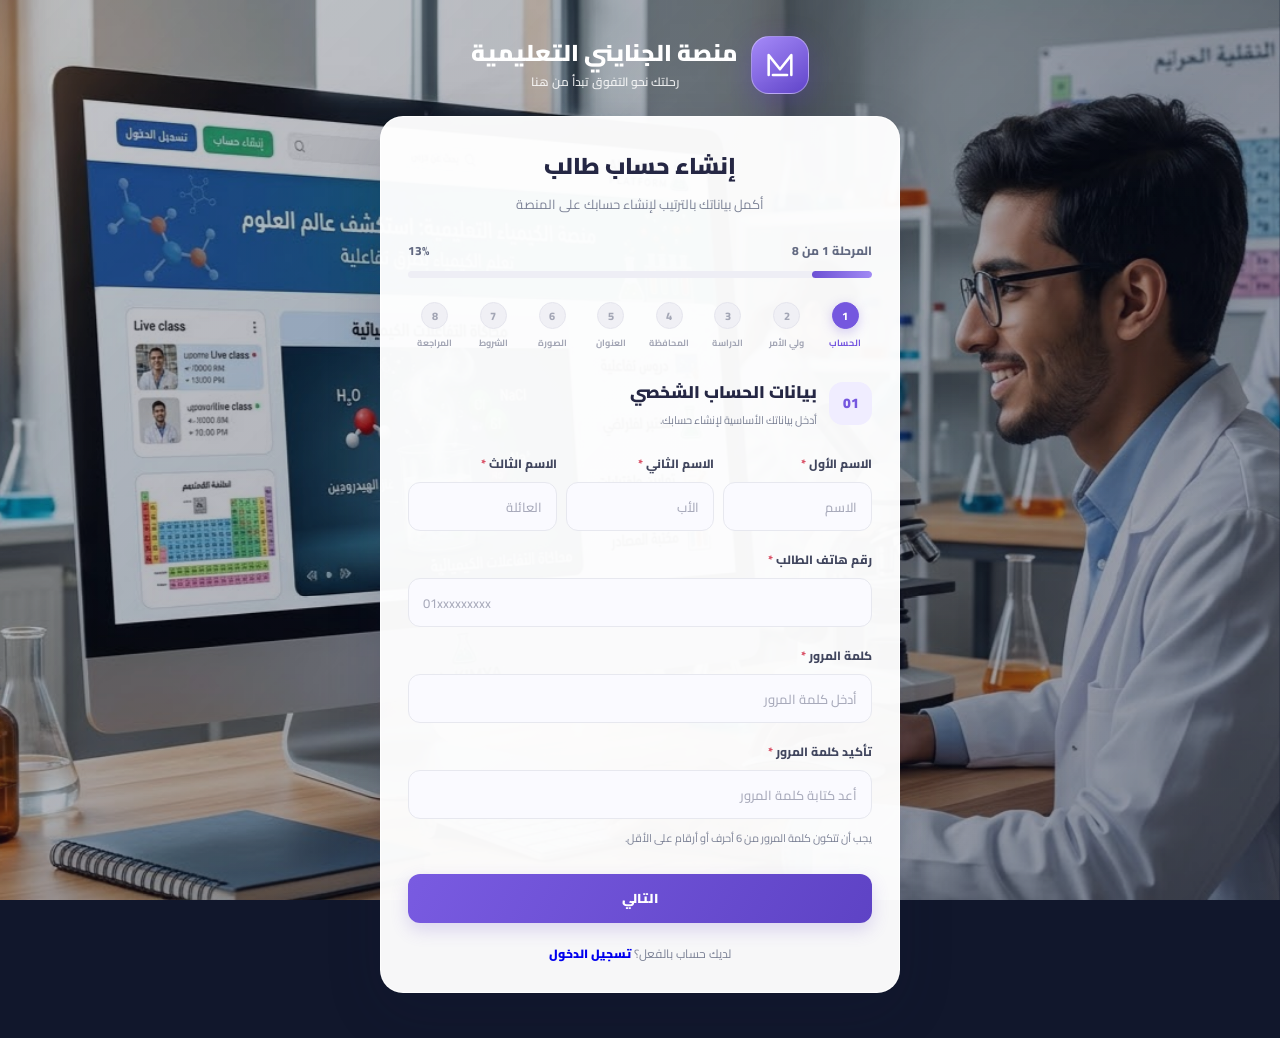
<file: register.html>
<!DOCTYPE html>
<html lang="ar" dir="rtl">
<head>
<meta charset="UTF-8">
<meta name="viewport" content="width=device-width, initial-scale=1, maximum-scale=1, user-scalable=no">
<meta name="theme-color" content="#10152a">
<title>إنشاء حساب طالب | منصة الجنايني</title>

<link rel="preconnect" href="https://fonts.googleapis.com">
<link rel="preconnect" href="https://fonts.gstatic.com" crossorigin>
<link href="https://fonts.googleapis.com/css2?family=Cairo:wght@400;500;600;700;800;900&display=swap" rel="stylesheet">

<style>
:root{
  --primary:#7557df;
  --primary-dark:#5940bd;
  --gold:#d9b66d;
  --text:#20243a;
  --muted:#7c8296;
  --border:#e7e8ef;
  --surface:#ffffff;
  --success:#159b72;
  --danger:#d84c62;
  --shadow:0 18px 55px rgba(18,25,54,.16);
}

*{
  box-sizing:border-box;
  margin:0;
  padding:0;
}

html{
  min-height:100%;
  scroll-behavior:smooth;
}

body{
  min-height:100vh;
  font-family:"Cairo",sans-serif;
  color:var(--text);
  background:#11172c;
  overflow-x:hidden;
}

/* الخلفية الأصلية */
.background{
  position:fixed;
  inset:0;
  width:100%;
  height:100%;
  object-fit:cover;
  object-position:center;
  z-index:-3;
}

.background-overlay{
  position:fixed;
  inset:0;
  background:linear-gradient(
    135deg,
    rgba(9,15,34,.24),
    rgba(15,20,43,.43)
  );
  z-index:-2;
}

.page{
  width:100%;
  min-height:100vh;
  padding:28px 16px 45px;
  display:flex;
  flex-direction:column;
  align-items:center;
}

/* رأس الصفحة */
.brand{
  width:min(100%,560px);
  display:flex;
  align-items:center;
  justify-content:center;
  gap:13px;
  margin:8px auto 22px;
  color:#fff;
  text-align:center;
}

.brand-logo{
  width:58px;
  height:58px;
  border-radius:18px;
  display:grid;
  place-items:center;
  background:linear-gradient(145deg,#a58af8,#6145ca);
  box-shadow:0 8px 28px rgba(91,65,190,.38);
  border:1px solid rgba(255,255,255,.35);
  flex-shrink:0;
}

.brand-logo svg{
  width:34px;
  height:34px;
  stroke:white;
}

.brand-text h1{
  font-size:23px;
  font-weight:900;
  line-height:1.4;
}

.brand-text p{
  font-size:12px;
  color:rgba(255,255,255,.85);
  font-weight:600;
}

/* البطاقة الرئيسية */
.card{
  width:min(100%,520px);
  background:rgba(255,255,255,.97);
  border:1px solid rgba(255,255,255,.85);
  border-radius:23px;
  box-shadow:var(--shadow);
  padding:27px;
  position:relative;
  overflow:visible;
}

.card-top{
  text-align:center;
  margin-bottom:23px;
}

.card-top h2{
  font-size:23px;
  font-weight:900;
  color:#252744;
}

.card-top p{
  margin-top:5px;
  font-size:13px;
  color:var(--muted);
}

/* مؤشر التقدم */
.progress-area{
  margin-bottom:24px;
}

.progress-info{
  display:flex;
  justify-content:space-between;
  align-items:center;
  margin-bottom:9px;
  font-size:12px;
  font-weight:800;
  color:#626981;
}

.progress-track{
  height:7px;
  background:#eeeef5;
  border-radius:20px;
  overflow:hidden;
}

.progress-fill{
  width:12.5%;
  height:100%;
  border-radius:20px;
  background:linear-gradient(90deg,#6c50d4,#a18af4);
  transition:width .3s ease;
}

/* شريط المراحل */
.steps-bar{
  display:grid;
  grid-template-columns:repeat(8,minmax(0,1fr));
  gap:5px;
  margin-bottom:25px;
}

.step{
  min-width:0;
  display:flex;
  flex-direction:column;
  align-items:center;
  gap:5px;
  color:#a3a6b5;
}

.step-number{
  width:27px;
  height:27px;
  border-radius:50%;
  background:#f0f0f5;
  display:grid;
  place-items:center;
  font-size:11px;
  font-weight:800;
  border:1px solid #e5e5ed;
  transition:.2s;
}

.step-label{
  font-size:9px;
  font-weight:700;
  white-space:nowrap;
}

.step.active{
  color:var(--primary);
}

.step.active .step-number{
  color:white;
  background:var(--primary);
  border-color:var(--primary);
  box-shadow:0 3px 12px rgba(117,87,223,.3);
}

.step.completed .step-number{
  color:white;
  background:var(--success);
  border-color:var(--success);
}

/* عناوين المراحل */
.stage{
  display:none;
  animation:stageIn .25s ease;
}

.stage.active{
  display:block;
}

@keyframes stageIn{
  from{opacity:0;transform:translateY(8px)}
  to{opacity:1;transform:translateY(0)}
}

.stage-heading{
  display:flex;
  align-items:center;
  gap:12px;
  margin-bottom:22px;
}

.stage-icon{
  width:43px;
  height:43px;
  border-radius:14px;
  display:grid;
  place-items:center;
  background:#f0edff;
  color:var(--primary);
  font-size:14px;
  font-weight:900;
  flex-shrink:0;
}

.stage-title{
  font-size:17px;
  font-weight:900;
  color:#252744;
}

.stage-desc{
  font-size:11px;
  color:var(--muted);
  margin-top:2px;
}

/* الحقول */
.field{
  width:100%;
  margin-bottom:17px;
  position:relative;
}

.main-label{
  display:block;
  margin-bottom:7px;
  font-size:12px;
  font-weight:800;
  color:#41465e;
}

.required{
  color:var(--danger);
}

input:not([type="radio"]):not([type="checkbox"]):not([type="file"]),
select{
  width:100%;
  height:49px;
  padding:0 14px;
  border:1px solid var(--border);
  border-radius:12px;
  background:#fafaff;
  color:var(--text);
  outline:none;
  font-family:inherit;
  font-size:13px;
  font-weight:600;
  transition:border .2s,box-shadow .2s,background .2s;
}

input:focus,
select:focus{
  border-color:var(--primary)!important;
  background:#fff!important;
  box-shadow:0 0 0 3px rgba(117,87,223,.1);
}

input::placeholder{
  color:#a8aabb;
  font-weight:500;
}

select{
  cursor:pointer;
}

select:disabled{
  opacity:.55;
  cursor:not-allowed;
}

.grid-two{
  display:grid;
  grid-template-columns:repeat(2,minmax(0,1fr));
  gap:12px;
}

.grid-three{
  display:grid;
  grid-template-columns:repeat(3,minmax(0,1fr));
  gap:9px;
}

.helper{
  color:var(--muted);
  font-size:11px;
  line-height:1.8;
  margin-top:-7px;
  margin-bottom:15px;
}

.hidden{
  display:none!important;
}/* أزرار التنقل */
.nav-buttons{
  display:flex;
  gap:10px;
  margin-top:25px;
}

.btn{
  min-height:49px;
  padding:10px 19px;
  border:0;
  border-radius:12px;
  font-family:inherit;
  font-size:13px;
  font-weight:900;
  cursor:pointer;
  transition:transform .2s,opacity .2s,background .2s;
}

.btn:active{
  transform:scale(.98);
}

.btn:disabled{
  opacity:.55;
  cursor:not-allowed;
}

.btn-primary{
  flex:1;
  color:white;
  background:linear-gradient(120deg,#795be1,#5e43c5);
  box-shadow:0 7px 18px rgba(103,76,204,.2);
}

.btn-secondary{
  min-width:105px;
  color:#5c6075;
  background:#f0f0f6;
}

.login-link{
  text-align:center;
  margin-top:19px;
  font-size:12px;
  color:var(--muted);
}

.login-link a{
  text-decoration:none;
  font-weight:900;
}

/* إشعارات */
.toast{
  position:fixed;
  bottom:22px;
  left:50%;
  transform:translate(-50%,20px);
  width:max-content;
  max-width:calc(100% - 30px);
  padding:12px 19px;
  border-radius:12px;
  background:#252744;
  color:white;
  font-size:12px;
  font-weight:700;
  box-shadow:0 8px 30px rgba(0,0,0,.2);
  opacity:0;
  visibility:hidden;
  z-index:1000;
  transition:.25s;
  text-align:center;
}

.toast.show{
  opacity:1;
  visibility:visible;
  transform:translate(-50%,0);
}

/* شاشة النجاح */
.success-view{
  display:none;
  text-align:center;
}

.success-icon{
  width:66px;
  height:66px;
  margin:0 auto 15px;
  border-radius:50%;
  display:grid;
  place-items:center;
  color:white;
  background:var(--success);
  font-size:32px;
  font-weight:900;
}

.success-title{
  font-size:22px;
  font-weight:900;
}

.success-desc{
  margin:7px 0 22px;
  font-size:12px;
  color:var(--muted);
}

.profile-card{
  padding:20px;
  border:1px solid var(--border);
  background:#fafaff;
  border-radius:17px;
  margin-bottom:20px;
}

.final-photo{
  width:85px;
  height:85px;
  border-radius:50%;
  object-fit:cover;
  border:4px solid white;
  box-shadow:0 3px 15px rgba(0,0,0,.12);
  margin-bottom:10px;
}

.final-name{
  font-size:17px;
  font-weight:900;
}

.profile-status-badge{
  display:inline-block;
  margin-top:7px;
  padding:4px 12px;
  border-radius:20px;
  background:#e8f8f1;
  color:#12845f;
  font-size:10px;
  font-weight:900;
}

.final-caption{
  font-size:11px;
  color:var(--muted);
  margin-top:17px;
}

.profile-id{
  direction:ltr;
  font-size:19px;
  font-weight:900;
  letter-spacing:1px;
  color:var(--primary);
  margin:6px 0 10px;
}

.copy-id{
  border:0;
  background:#eeeaff;
  color:var(--primary);
  padding:9px 18px;
  border-radius:9px;
  font-family:inherit;
  font-weight:800;
  cursor:pointer;
}

#qrcode{
  display:flex;
  justify-content:center;
  margin:17px auto 8px;
  min-height:10px;
}

.qr-caption{
  font-size:10px;
  color:var(--muted);
}

/* اختيار نوع التعليم */
.choice-grid{
  display:grid;
  grid-template-columns:repeat(2,minmax(0,1fr));
  gap:12px;
}

.choice input{
  position:absolute;
  opacity:0;
}

.choice label{
  display:flex;
  flex-direction:column;
  gap:5px;
  padding:17px 12px;
  border:1px solid var(--border);
  border-radius:13px;
  background:#fafaff;
  cursor:pointer;
  transition:.2s;
}

.choice input:checked+label{
  border-color:var(--primary);
  background:#f2efff;
  box-shadow:0 0 0 2px rgba(117,87,223,.08);
}

.choice-title{
  font-size:13px;
  font-weight:900;
}

.choice-subtitle{
  font-size:10px;
  color:var(--muted);
}

/* الصورة الشخصية */
.photo-box{
  padding:23px 15px;
  text-align:center;
  border:1px dashed #c9c3e9;
  border-radius:16px;
  background:#faf9ff;
}

.photo-preview{
  display:none;
  width:115px;
  height:115px;
  object-fit:cover;
  border-radius:50%;
  margin:0 auto 12px;
  border:4px solid white;
  box-shadow:0 4px 18px rgba(0,0,0,.12);
}

.photo-placeholder{
  width:90px;
  height:90px;
  border-radius:50%;
  background:#eeeaff;
  display:grid;
  place-items:center;
  margin:0 auto 12px;
}

.photo-title{
  font-size:14px;
  font-weight:900;
}

.photo-desc{
  margin:6px auto 15px;
  max-width:280px;
  font-size:10px;
  color:var(--muted);
  line-height:1.8;
}

#profilePhoto{
  display:none;
}

.upload-btn{
  display:inline-flex;
  justify-content:center;
  align-items:center;
  padding:10px 18px;
  background:#eeeaff;
  color:var(--primary);
  border-radius:10px;
  font-size:12px;
  font-weight:900;
  cursor:pointer;
}

/* الشروط والمراجعة */
.terms-box{
  max-height:230px;
  overflow-y:auto;
  padding:16px;
  background:#fafaff;
  border:1px solid var(--border);
  border-radius:12px;
  font-size:11px;
  line-height:2;
}

.terms-box strong{
  display:block;
  margin-bottom:8px;
  font-size:13px;
}

.terms-box p{
  margin-bottom:6px;
}

.terms-agree{
  display:flex;
  align-items:flex-start;
  gap:9px;
  margin-top:17px;
  font-size:11px;
  line-height:1.8;
  font-weight:700;
  cursor:pointer;
}

.terms-agree input{
  margin-top:5px;
  accent-color:var(--primary);
}

.review-list{
  border:1px solid var(--border);
  border-radius:13px;
  overflow:hidden;
}

.review-row{
  display:flex;
  justify-content:space-between;
  gap:12px;
  padding:11px 13px;
  border-bottom:1px solid var(--border);
  font-size:11px;
}

.review-row:last-child{
  border-bottom:0;
}

.review-label{
  color:var(--muted);
  flex-shrink:0;
}

.review-value{
  text-align:left;
  overflow-wrap:anywhere;
  color:#343951;
}

.info-box{
  margin-top:15px;
  padding:12px;
  border-radius:10px;
  background:#f2efff;
  color:#6351a5;
  font-size:11px;
  line-height:1.8;
}

/* تصميم الهاتف */
@media(max-width:480px){
  .page{
    padding:17px 11px 30px;
  }

  .brand{
    margin:5px auto 16px;
  }

  .brand-logo{
    width:49px;
    height:49px;
    border-radius:15px;
  }

  .brand-text h1{
    font-size:20px;
  }

  .card{
    padding:21px 16px;
    border-radius:19px;
  }

  .card-top h2{
    font-size:20px;
  }

  .grid-three{
    gap:6px;
  }

  .grid-three input{
    padding:0 7px!important;
    font-size:11px!important;
  }

  .step-label{
    font-size:8px;
  }

  .step-number{
    width:25px;
    height:25px;
  }

  .stage-title{
    font-size:15px;
  }
}

@media(max-width:350px){
  .card{
    padding:17px 12px;
  }

  .step-label{
    font-size:7px;
  }

  .grid-two{
    grid-template-columns:1fr;
    gap:0;
  }
  }/* القوائم المنسدلة المخصصة مع الاحتفاظ بعناصر select الأصلية */
select.native-select-source{
  position:absolute!important;
  width:1px!important;
  height:1px!important;
  padding:0!important;
  margin:0!important;
  opacity:0!important;
  pointer-events:none!important;
  overflow:hidden!important;
  clip:rect(0,0,0,0)!important;
  white-space:nowrap!important;
}

.custom-select{
  position:relative;
  width:100%;
}

.custom-select-trigger{
  width:100%;
  min-height:49px;
  padding:0 14px;
  border:1px solid var(--border);
  border-radius:12px;
  background:#fafaff;
  color:var(--text);
  display:flex;
  align-items:center;
  justify-content:space-between;
  gap:10px;
  font-family:inherit;
  font-size:13px;
  font-weight:700;
  text-align:right;
  cursor:pointer;
}

.custom-select-trigger:focus{
  outline:none;
  border-color:var(--primary);
  background:#fff;
  box-shadow:0 0 0 3px rgba(117,87,223,.1);
}

.custom-select-trigger:disabled{
  opacity:.55;
  cursor:not-allowed;
}

.custom-select-value.placeholder{
  color:#a8aabb;
  font-weight:500;
}

.custom-select-arrow{
  width:9px;
  height:9px;
  flex:0 0 9px;
  border-left:2px solid #85839a;
  border-bottom:2px solid #85839a;
  transform:rotate(-45deg) translateY(-2px);
  transition:transform .18s;
}

.custom-select.open .custom-select-arrow{
  transform:rotate(135deg) translate(-2px,-2px);
}

.custom-select-menu{
  position:absolute;
  z-index:150;
  top:calc(100% + 7px);
  right:0;
  left:0;
  padding:9px;
  border:1px solid rgba(117,87,223,.2);
  border-radius:14px;
  background:rgba(255,255,255,.99);
  box-shadow:0 14px 35px rgba(30,25,70,.18);
}

.custom-select-search{
  width:100%!important;
  height:40px!important;
  margin-bottom:7px;
  border-radius:9px!important;
  background:#f7f6fc!important;
  font-size:12px!important;
}

.custom-select-options{
  max-height:190px;
  overflow-y:auto;
  overscroll-behavior:contain;
  -webkit-overflow-scrolling:touch;
}

.custom-select-option{
  width:100%;
  min-height:39px;
  padding:8px 10px;
  border:0;
  border-radius:8px;
  background:transparent;
  color:#343951;
  font-family:inherit;
  font-size:12px;
  font-weight:700;
  text-align:right;
  cursor:pointer;
}

.custom-select-option:hover,
.custom-select-option[aria-selected=true]{
  background:#f0edff;
  color:var(--primary);
}

.custom-select-empty{
  padding:12px 8px;
  color:var(--muted);
  font-size:11px;
  text-align:center;
}

/* منع تحديث الصفحة عند السحب من أعلى أو أسفل */
html,body{
  overscroll-behavior-y:none;
}

</style>
  
<link rel="manifest" href="./manifest.json">
<meta name="apple-mobile-web-app-capable" content="yes">
<meta name="apple-mobile-web-app-status-bar-style" content="black-translucent">
<script src="./offline.js" defer></script>

</head>

<body>

<img class="background" src="./86.jpg" alt="">
<div class="background-overlay"></div>

<main class="page">

<header class="brand">
  <div class="brand-logo">
    <svg viewBox="0 0 24 24" fill="none" stroke-width="1.8" stroke-linecap="round" stroke-linejoin="round">
      <path d="M4 19V5l8 10 8-10v14"/>
      <path d="M7 19h10"/>
    </svg>
  </div>
  <div class="brand-text">
    <h1>منصة الجنايني التعليمية</h1>
    <p>رحلتك نحو التفوق تبدأ من هنا</p>
  </div>
</header>

<section class="card" id="registrationCard">

  <div class="card-top">
    <h2>إنشاء حساب طالب</h2>
    <p>أكمل بياناتك بالترتيب لإنشاء حسابك على المنصة</p>
  </div>

  <div class="progress-area">
    <div class="progress-info">
      <span id="progressText">المرحلة 1 من 8</span>
      <span id="progressPercent">13%</span>
    </div>
    <div class="progress-track">
      <div class="progress-fill" id="progressFill"></div>
    </div>
  </div>

  <div class="steps-bar" id="stepsBar">
    <div class="step active">
      <span class="step-number">1</span>
      <span class="step-label">الحساب</span>
    </div>
    <div class="step">
      <span class="step-number">2</span>
      <span class="step-label">ولي الأمر</span>
    </div>
    <div class="step">
      <span class="step-number">3</span>
      <span class="step-label">الدراسة</span>
    </div>
    <div class="step">
      <span class="step-number">4</span>
      <span class="step-label">المحافظة</span>
    </div>
    <div class="step">
      <span class="step-number">5</span>
      <span class="step-label">العنوان</span>
    </div>
    <div class="step">
      <span class="step-number">6</span>
      <span class="step-label">الصورة</span>
    </div>
    <div class="step">
      <span class="step-number">7</span>
      <span class="step-label">الشروط</span>
    </div>
    <div class="step">
      <span class="step-number">8</span>
      <span class="step-label">المراجعة</span>
    </div>
  </div>

<!-- المرحلة الأولى: بيانات الحساب -->
<section class="stage active" data-stage="0">
  <div class="stage-heading">
    <div class="stage-icon">01</div>
    <div>
      <h3 class="stage-title">بيانات الحساب الشخصي</h3>
      <p class="stage-desc">أدخل بياناتك الأساسية لإنشاء حسابك.</p>
    </div>
  </div>

  <div class="grid-three">
    <div class="field">
      <label class="main-label">الاسم الأول <span class="required">*</span></label>
      <input id="studentName1" placeholder="الاسم">
    </div>
    <div class="field">
      <label class="main-label">الاسم الثاني <span class="required">*</span></label>
      <input id="studentName2" placeholder="الأب">
    </div>
    <div class="field">
      <label class="main-label">الاسم الثالث <span class="required">*</span></label>
      <input id="studentName3" placeholder="العائلة">
    </div>
  </div>

  <div class="field">
    <label class="main-label">رقم هاتف الطالب <span class="required">*</span></label>
    <input id="studentPhone" type="tel" inputmode="numeric" placeholder="01xxxxxxxxx" dir="ltr">
  </div>

  <div class="field">
    <label class="main-label">كلمة المرور <span class="required">*</span></label>
    <input id="password" type="password" placeholder="أدخل كلمة المرور">
  </div>

  <div class="field">
    <label class="main-label">تأكيد كلمة المرور <span class="required">*</span></label>
    <input id="confirmPassword" type="password" placeholder="أعد كتابة كلمة المرور">
  </div>

  <p class="helper">يجب أن تتكون كلمة المرور من 6 أحرف أو أرقام على الأقل.</p>
</section>

<!-- المرحلة الثانية: ولي الأمر -->
<section class="stage" data-stage="1">
  <div class="stage-heading">
    <div class="stage-icon">02</div>
    <div>
      <h3 class="stage-title">بيانات ولي الأمر</h3>
      <p class="stage-desc">بيانات التواصل الخاصة بولي أمرك.</p>
    </div>
  </div>

  <div class="grid-two">
    <div class="field">
      <label class="main-label">الاسم الأول <span class="required">*</span></label>
      <input id="parentName1" placeholder="الاسم الأول">
    </div>
    <div class="field">
      <label class="main-label">الاسم الثاني <span class="required">*</span></label>
      <input id="parentName2" placeholder="اسم العائلة">
    </div>
  </div>

  <div class="field">
    <label class="main-label">رقم هاتف ولي الأمر <span class="required">*</span></label>
    <input id="parentPhone" type="tel" inputmode="numeric" placeholder="01xxxxxxxxx" dir="ltr">
  </div>
</section>

<!-- المرحلة الثالثة: الدراسة -->
<section class="stage" data-stage="2">
  <div class="stage-heading">
    <div class="stage-icon">03</div>
    <div>
      <h3 class="stage-title">المرحلة التعليمية</h3>
      <p class="stage-desc">حدد نوع التعليم والصف الدراسي.</p>
    </div>
  </div>

  <div class="choice-grid">
    <div class="choice">
      <input type="radio" name="educationType" id="generalEducation" value="عام">
      <label for="generalEducation">
        <span class="choice-title">التعليم العام</span>
        <span class="choice-subtitle">مدارس التعليم العام</span>
      </label>
    </div>

    <div class="choice">
      <input type="radio" name="educationType" id="azharEducation" value="أزهري">
      <label for="azharEducation">
        <span class="choice-title">التعليم الأزهري</span>        <span class="choice-subtitle">المعاهد الأزهرية</span>
      </label>
    </div>
  </div>

  <div class="field" style="margin-top:20px">
    <label class="main-label">الصف الدراسي <span class="required">*</span></label>
    <select id="schoolGrade">
      <option value="">اختر الصف الدراسي</option>
      <option value="أولى ثانوي">أولى ثانوي</option>
      <option value="تانية ثانوي">تانية ثانوي</option>
      <option value="تالتة ثانوي">تالتة ثانوي</option>
    </select>
  </div>
</section>

<!-- المرحلة الرابعة: المحافظة -->
<section class="stage" data-stage="3">
  <div class="stage-heading">
    <div class="stage-icon">04</div>
    <div>
      <h3 class="stage-title">محل الإقامة</h3>
      <p class="stage-desc">اختر المحافظة التي تقيم بها.</p>
    </div>
  </div>

  <div class="field">
    <label class="main-label">المحافظة <span class="required">*</span></label>
    <select id="governorate">
      <option value="">اختر المحافظة</option>
    </select>
  </div>
</section>

<!-- المرحلة الخامسة: المركز والقرية -->
<section class="stage" data-stage="4">
  <div class="stage-heading">
    <div class="stage-icon">05</div>
    <div>
      <h3 class="stage-title">العنوان بالتفصيل</h3>
      <p class="stage-desc">حدد المركز والقرية أو المنطقة.</p>
    </div>
  </div>

  <div class="field">
    <label class="main-label">المركز أو المدينة <span class="required">*</span></label>
    <select id="center" disabled>
      <option value="">اختر المركز أو المدينة</option>
    </select>
  </div>

  <div class="field hidden" id="centerOtherWrap">
    <label class="main-label">اكتب اسم المركز</label>
    <input id="centerOther" placeholder="اسم المركز أو المدينة">
  </div>

  <div class="field">
    <label class="main-label">القرية أو المنطقة <span class="required">*</span></label>
    <select id="village" disabled>
      <option value="">اختر القرية أو المنطقة</option>
    </select>
  </div>

  <div class="field hidden" id="villageOtherWrap">
    <label class="main-label">اكتب اسم القرية أو المنطقة</label>
    <input id="villageOther" placeholder="اسم القرية أو المنطقة">
  </div>
</section>

<!-- المرحلة السادسة: الصورة الشخصية -->
<section class="stage" data-stage="5">
  <div class="stage-heading">
    <div class="stage-icon">06</div>
    <div>
      <h3 class="stage-title">الصورة الشخصية</h3>
      <p class="stage-desc">اختر صورة واضحة لحسابك.</p>
    </div>
  </div>

  <div class="photo-box">
    <img id="photoPreview" class="photo-preview" alt="معاينة الصورة">

    <div id="photoPlaceholder" class="photo-placeholder">
      <span style="font-size:36px">👤</span>
    </div>

    <div class="photo-title">صورتك الشخصية</div>
    <div class="photo-desc">اختر صورة بصيغة JPG أو PNG أو WebP، بحد أقصى 5 ميجابايت.</div>

    <label class="upload-btn" for="profilePhoto">اختيار صورة من الجهاز</label>
    <input id="profilePhoto" type="file" accept="image/jpeg,image/png,image/webp">
  </div>
</section>

<!-- المرحلة السابعة: الشروط -->
<section class="stage" data-stage="6">
  <div class="stage-heading">
    <div class="stage-icon">07</div>
    <div>
      <h3 class="stage-title">الشروط والأحكام</h3>
      <p class="stage-desc">اقرأ الشروط قبل إنشاء حسابك.</p>
    </div>
  </div>

  <div class="terms-box">
    <strong>شروط استخدام المنصة</strong>
    <p>1. يلتزم الطالب بإدخال بيانات صحيحة ودقيقة.</p>
    <p>2. يتحمل الطالب مسؤولية الحفاظ على سرية كلمة المرور.</p>
    <p>3. يجب استخدام المنصة للأغراض التعليمية.</p>
    <p>4. يمنع مشاركة الحساب مع أشخاص آخرين دون إذن الإدارة.</p>
    <p>5. يلتزم الطالب باحترام قواعد المنصة والتعليمات التعليمية.</p>
    <p>6. قد تتواصل إدارة المنصة مع ولي الأمر عند الحاجة.</p>
  </div>

  <label class="terms-agree">
    <input type="checkbox" id="agreeTerms">
    <span>أوافق على الشروط والأحكام وأؤكد صحة البيانات التي أدخلتها.</span>
  </label>
</section>

<!-- المرحلة الثامنة: مراجعة البيانات -->
<section class="stage" data-stage="7">
  <div class="stage-heading">
    <div class="stage-icon">08</div>
    <div>
      <h3 class="stage-title">مراجعة بيانات الحساب</h3>
      <p class="stage-desc">راجع بياناتك قبل إنشاء الحساب.</p>
    </div>
  </div>

  <div class="review-list" id="reviewData"></div>

  <div class="info-box">
    تأكد من صحة البيانات قبل الضغط على زر إنشاء الحساب.
  </div>

  <button type="button" class="btn btn-primary" id="createAccount" style="width:100%;margin-top:20px">
    إنشاء حسابي الآن
  </button>
</section>

<div class="nav-buttons" id="navigationButtons">
  <button type="button" class="btn btn-secondary hidden" id="backBtn">السابق</button>
  <button type="button" class="btn btn-primary" id="nextBtn">التالي</button>
</div>

<div class="login-link" id="loginLink">
  لديك حساب بالفعل؟ <a href="./login.html">تسجيل الدخول</a>
</div>

</section>

<!-- شاشة نجاح التسجيل -->
<section class="card success-view" id="successView">
  <div class="success-icon">✓</div>
  <h2 class="success-title">تم إنشاء حسابك بنجاح</h2>
  <p class="success-desc">أهلاً بك في منصة الدكتور محمود الجنايني.</p>

  <div class="profile-card">
    <img class="final-photo" id="finalPhoto" alt="الصورة الشخصية">
    <div class="final-name" id="finalName"></div>

    <div class="profile-status-badge hidden" id="finalVerificationBadge">
      حساب موثق
    </div>

    <div class="final-caption">رقم الطالب الخاص بك</div>
    <div class="profile-id" id="finalId"></div>

    <button type="button" class="copy-id" id="copyIdButton">
      نسخ رقم الطالب
    </button>

    <div id="qrcode"></div>
    <div class="qr-caption">احتفظ برقم الطالب للرجوع إليه عند الحاجة.</div>
  </div>

  <button type="button" class="btn btn-primary" id="enterPlatformButton" style="width:100%">
    الدخول إلى المنصة
  </button>
</section>

</main>

<div class="toast" id="toast"></div>
</body>
</html>

<script>
(() => {
  "use strict";

  const $ = id => document.getElementById(id);
  const stages = [...document.querySelectorAll(".stage")];

  let currentStage = 0;
  let selectedPhoto = null;
  let photoBase64 = "";

  function notify(message) {
    const toast = $("toast");
    toast.textContent = message;
    toast.classList.add("show");
    clearTimeout(notify.timer);
    notify.timer = setTimeout(() => {
      toast.classList.remove("show");
    }, 3000);
  }

  function val(id) {
    return ($(id)?.value || "").trim();
  }

  function educationType() {
    return document.querySelector(
      'input[name="educationType"]:checked'
    )?.value || "";
  }

  function updateProgress() {    const percent = Math.round(
      ((currentStage + 1) / stages.length) * 100
    );

    $("progressText").textContent =
      `المرحلة ${currentStage + 1} من ${stages.length}`;

    $("progressPercent").textContent = percent + "%";
    $("progressFill").style.width = percent + "%";

    document.querySelectorAll("#stepsBar .step").forEach((step, index) => {
      step.classList.toggle("active", index === currentStage);
      step.classList.toggle("completed", index < currentStage);
    });
  }

  function showStage(index) {
    currentStage = Math.max(
      0,
      Math.min(index, stages.length - 1)
    );

    stages.forEach((stage, i) => {
      stage.classList.toggle("active", i === currentStage);
    });

    $("backBtn").classList.toggle("hidden", currentStage === 0);
    $("nextBtn").classList.toggle("hidden", currentStage === 7);

    updateProgress();

    window.scrollTo({
      top: 0,
      behavior: "smooth"
    });
  }

  function validPhone(phone) {
    return /^01[0125][0-9]{8}$/.test(phone);
  }

  function required(id, message) {
    const field = $(id);

    if (!field || !field.value.trim()) {
      notify(message);
      field?.focus();
      return false;
    }

    return true;
  }

  function validateStage(index) {
    if (index === 0) {
      if (!required("studentName1", "اكتب الاسم الأول")) return false;
      if (!required("studentName2", "اكتب الاسم الثاني")) return false;
      if (!required("studentName3", "اكتب الاسم الثالث")) return false;

      if (!validPhone(val("studentPhone"))) {
        notify("رقم هاتف الطالب غير صحيح");
        $("studentPhone").focus();
        return false;
      }

      if (val("password").length < 6) {
        notify("كلمة المرور يجب ألا تقل عن 6 أحرف أو أرقام");
        $("password").focus();
        return false;
      }

      if (val("password") !== val("confirmPassword")) {
        notify("كلمتا المرور غير متطابقتين");
        $("confirmPassword").focus();
        return false;
      }

      return true;
    }

    if (index === 1) {
      if (!required("parentName1", "اكتب اسم ولي الأمر")) return false;
      if (!required("parentName2", "اكتب اسم العائلة لولي الأمر")) return false;

      if (!validPhone(val("parentPhone"))) {
        notify("رقم هاتف ولي الأمر غير صحيح");
        $("parentPhone").focus();
        return false;
      }

      if (val("parentPhone") === val("studentPhone")) {
        notify("رقم ولي الأمر يجب أن يكون مختلفًا عن رقم الطالب");
        return false;
      }

      return true;
    }

    if (index === 2) {
      if (!educationType()) {
        notify("اختر نوع التعليم");
        return false;
      }

      return required("schoolGrade", "اختر الصف الدراسي");
    }

    if (index === 3) {
      return required("governorate", "اختر المحافظة");
    }

    if (index === 4) {
      if (!required("center", "اختر المركز أو المدينة")) return false;

      if (val("center") === "أخرى" &&
          !required("centerOther", "اكتب اسم المركز")) {
        return false;
      }

      if (!required("village", "اختر القرية أو المنطقة")) return false;

      if (val("village") === "أخرى" &&
          !required("villageOther", "اكتب اسم القرية أو المنطقة")) {
        return false;
      }

      return true;
    }

    if (index === 5) {
      if (!selectedPhoto || !photoBase64) {
        notify("اختر صورتك الشخصية أولاً");
        return false;
      }

      return true;
    }

    if (index === 6) {
      if (!$("agreeTerms").checked) {
        notify("يجب الموافقة على الشروط والأحكام");
        return false;
      }

      return true;
    }

    return true;
  }

  function collectData() {
    return {
      phone: val("studentPhone"),
      password: val("password"),

      full_name: [
        val("studentName1"),
        val("studentName2"),
        val("studentName3")
      ].join(" "),

      parent_name: [
        val("parentName1"),
        val("parentName2")
      ].join(" "),

      parent_phone: val("parentPhone"),
      education_type: educationType(),
      school_grade: val("schoolGrade"),
      governorate: val("governorate"),

      education_center:
        val("center") === "أخرى"
          ? val("centerOther")
          : val("center"),

      village:
        val("village") === "أخرى"
          ? val("villageOther")
          : val("village"),

      photo_base64: photoBase64
    };
  }

  function buildReview() {
    const data = collectData();

    const rows = [
      ["اسم الطالب", data.full_name],
      ["رقم الهاتف", data.phone],
      ["اسم ولي الأمر", data.parent_name],
      ["هاتف ولي الأمر", data.parent_phone],
      ["نوع التعليم", data.education_type],
      ["الصف الدراسي", data.school_grade],
      ["المحافظة", data.governorate],
      ["المركز أو المدينة", data.education_center],
      ["القرية أو المنطقة", data.village]
    ];

    const container = $("reviewData");
    container.replaceChildren();

    rows.forEach(([label, content]) => {
      const row = document.createElement("div");
      row.className = "review-row";

      const title = document.createElement("span");
      title.className = "review-label";
      title.textContent = label;

      const result = document.createElement("strong");
      result.className = "review-value";
      result.textContent = content || "—";

      row.append(title, result);
      container.appendChild(row);
    });
  }

  $("nextBtn").addEventListener("click", () => {
    if (!validateStage(currentStage)) return;

    if (currentStage === 6) {
      buildReview();
    }

    showStage(currentStage + 1);
  });

  $("backBtn").addEventListener("click", () => {
    showStage(currentStage - 1);
  });

  $("profilePhoto").addEventListener("change", event => {
    const file = event.target.files?.[0];
    if (!file) return;

    const allowedTypes = [
      "image/jpeg",
      "image/png",
      "image/webp"
    ];

    if (!allowedTypes.includes(file.type)) {
      notify("اختر صورة JPG أو PNG أو WebP");
      event.target.value = "";
      return;
    }

    if (file.size > 5 * 1024 * 1024) {
      notify("حجم الصورة يجب ألا يتجاوز 5 ميجابايت");
      event.target.value = "";
      return;
    }

    const reader = new FileReader();

    reader.onload = () => {
      photoBase64 = String(reader.result || "");
      selectedPhoto = file;

      $("photoPreview").src = photoBase64;
      $("photoPreview").style.display = "block";
      $("photoPlaceholder").style.display = "none";

      notify("تم اختيار الصورة بنجاح");
    };

    reader.onerror = () => {
      notify("تعذرت قراءة الصورة");
    };

    reader.readAsDataURL(file);
  });  /* المحافظات المصرية */
  const governorates = [
    "القاهرة","الجيزة","الإسكندرية","القليوبية",
    "الشرقية","الدقهلية","الغربية","المنوفية",
    "البحيرة","كفر الشيخ","دمياط","بورسعيد",
    "الإسماعيلية","السويس","شمال سيناء","جنوب سيناء",
    "الفيوم","بني سويف","المنيا","أسيوط",
    "سوهاج","قنا","الأقصر","أسوان",
    "البحر الأحمر","الوادي الجديد","مطروح"
  ];

  const centers = {
    "القاهرة":["مدينة نصر","مصر الجديدة","المعادي","حلوان","التجمع الخامس","الشروق","بدر","السلام","المرج","أخرى"],
    "الجيزة":["الجيزة","الهرم","فيصل","أكتوبر","الشيخ زايد","أوسيم","إمبابة","البدرشين","العياط","أخرى"],
    "الإسكندرية":["المنتزه","شرق","وسط","غرب","الجمرك","العجمي","العامرية","برج العرب","أخرى"],
    "القليوبية":["بنها","طوخ","قها","قليوب","شبرا الخيمة","الخانكة","الخصوص","العبور","كفر شكر","أخرى"],
    "الشرقية":["الزقازيق","بلبيس","منيا القمح","أبو حماد","فاقوس","ديرب نجم","الحسينية","العاشر من رمضان","أخرى"],
    "الدقهلية":["المنصورة","طلخا","ميت غمر","أجا","السنبلاوين","دكرنس","منية النصر","شربين","أخرى"],
    "الغربية":["طنطا","المحلة الكبرى","زفتى","كفر الزيات","بسيون","سمنود","قطور","أخرى"],
    "المنوفية":["شبين الكوم","منوف","أشمون","الشهداء","بركة السبع","قويسنا","تلا","الباجور","السادات","سرس الليان","أخرى"],
    "البحيرة":["دمنهور","كفر الدوار","رشيد","إدكو","أبو حمص","أبو المطامير","الدلنجات","حوش عيسى","أخرى"],
    "كفر الشيخ":["كفر الشيخ","دسوق","فوه","مطوبس","بيلا","الحامول","بلطيم","أخرى"],
    "دمياط":["دمياط","فارسكور","الزرقا","كفر سعد","رأس البر","أخرى"],
    "بورسعيد":["بورسعيد","بورفؤاد","أخرى"],
    "الإسماعيلية":["الإسماعيلية","فايد","القنطرة شرق","القنطرة غرب","التل الكبير","أبو صوير","أخرى"],
    "السويس":["السويس","الأربعين","عتاقة","الجناين","فيصل","أخرى"],
    "شمال سيناء":["العريش","رفح","الشيخ زويد","بئر العبد","الحسنة","نخل","أخرى"],
    "جنوب سيناء":["الطور","شرم الشيخ","دهب","نويبع","طابا","أبو رديس","أخرى"],
    "الفيوم":["الفيوم","سنورس","إطسا","طامية","أبشواي","يوسف الصديق","أخرى"],
    "بني سويف":["بني سويف","ناصر","إهناسيا","ببا","الفشن","سمسطا","الواسطى","أخرى"],
    "المنيا":["المنيا","مغاغة","بني مزار","مطاي","سمالوط","أبو قرقاص","ملوي","دير مواس","أخرى"],
    "أسيوط":["أسيوط","ديروط","القوصية","منفلوط","أبنوب","الفتح","أبو تيج","صدفا","أخرى"],
    "سوهاج":["سوهاج","أخميم","جرجا","طهطا","المراغة","البلينا","المنشأة","أخرى"],
    "قنا":["قنا","نجع حمادي","دشنا","قفط","قوص","أبو تشت","فرشوط","أخرى"],
    "الأقصر":["الأقصر","إسنا","أرمنت","القرنة","البياضية","الزينية","أخرى"],
    "أسوان":["أسوان","كوم أمبو","إدفو","دراو","نصر النوبة","أخرى"],
    "البحر الأحمر":["الغردقة","رأس غارب","سفاجا","القصير","مرسى علم","الشلاتين","أخرى"],
    "الوادي الجديد":["الخارجة","الداخلة","الفرافرة","باريس","بلاط","أخرى"],
    "مطروح":["مرسى مطروح","الحمام","العلمين","الضبعة","سيدي براني","السلوم","النجيلة","أخرى"]
  };

  function fillSelect(select, items, placeholder) {
    select.replaceChildren();

    const first = document.createElement("option");
    first.value = "";
    first.textContent = placeholder;
    select.appendChild(first);

    items.forEach(item => {
      const option = document.createElement("option");
      option.value = item;
      option.textContent = item;
      select.appendChild(option);
    });
  }

  fillSelect($("governorate"), governorates, "اختر المحافظة");

  $("governorate").addEventListener("change", () => {
    const governorate = val("governorate");

    fillSelect(
      $("center"),
      centers[governorate] || ["أخرى"],
      "اختر المركز أو المدينة"
    );

    fillSelect(
      $("village"),
      [],
      "اختر القرية أو المنطقة"
    );

    $("center").disabled = !governorate;
    $("village").disabled = true;

    $("centerOtherWrap").classList.add("hidden");
    $("villageOtherWrap").classList.add("hidden");

    $("centerOther").value = "";
    $("villageOther").value = "";
  });

  const villages = {
    "مدينة نصر":["الحي الأول","الحي السادس","الحي السابع","الحي العاشر","أخرى"],
    "مصر الجديدة":["الكوربة","أرض الجولف","روكسي","الماظة","أخرى"],
    "المعادي":["المعادي الجديدة","زهراء المعادي","حدائق المعادي","أخرى"],
    "الشروق":["الحي الأول","الحي الثاني","الحي الثالث","الحي الرابع","الحي الخامس","الحي السادس","أخرى"],
    "بدر":["الحي الأول","الحي الثاني","الحي الثالث","أخرى"],
    "الزقازيق":["القومية","الغشام","الحسينية","النحال","أخرى"],
    "بنها":["بنها البلد","كفر الجزار","دملو","أخرى"],
    "طنطا":["سيجر","الجلاء","قحافة","أخرى"],
    "المنصورة":["توريل","المشاية","جديلة","أخرى"],
    "أكتوبر":["الحي الأول","الحي الثاني","الحي الثالث","الحي الرابع","أخرى"],
    "الإسكندرية":["سيدي جابر","سموحة","محرم بك","العصافرة","أخرى"],

    /* وحدات محلية قروية بالمنوفية وفق جدول تقسيم إداري حكومي منشور بتقرير EEAA لعام 2008؛ ليست حصرًا حديثًا لكل القرى والعزب. */
    "شبين الكوم":["البتانون","اصطباري","المصيلحه","الماي","بخاتي","شبرا باص","مليج","شنوان","أخرى"],
    "منوف":["الحامول","برهيم","منشأة سلطان","طملاى","زاوية رزين","فيشا الكبرى","سدود","أخرى"],
    "أشمون":["دروة","سبك الأحد","سمادون","ساقية أبو شعرة","سنتريس","جريس","طليا","طهواى","شطانوف","شنشور","قورص البرانية","رملة الانجب","شما","البرانية","أخرى"],
    "الشهداء":["ساحل الجوابر","دراجيل","دنشواى","زاوية الناعورة","زاوية البقلى","عشما","أخرى"],
    "بركة السبع":["أبو مشهور","جنزور","شنشا الحجر","طوخ طنبشا","هورين","كفر هلال","أخرى"],
    "قويسنا":["ابنهس","أم خنان","عرب الرمل","طه شبرا","بجيرم","ميت بره","شبرا بخوم","أخرى"],
    "تلا":["بابل","طوخ دلكه","صفط جدام","زرقان","زاوية بمم","كفر السكرية","كفر ربيع","ميت ابو الكوم","أخرى"],
    "الباجور":["اسطنها","بي العرب","جروان","سبك الضحاك","كفر الخضرة","مناوهلة","مشيرف","كفر الباجور","ميت عفيف","بهناى","فيشا الصغرى","تلوانة","أخرى"],
    "السادات":["كفر داود","الخطاطبة","أخرى"],
    "سرس الليان":["أخرى"]
  };  $("center").addEventListener("change", () => {
    const center = val("center");

    $("centerOtherWrap").classList.toggle(
      "hidden",
      center !== "أخرى"
    );

    const list = center === "أخرى"
      ? ["أخرى"]
      : (villages[center] || ["المدينة","القرية الرئيسية","أخرى"]);

    fillSelect(
      $("village"),
      list,
      "اختر القرية أو المنطقة"
    );

    $("village").disabled = false;
    $("villageOtherWrap").classList.add("hidden");
    $("villageOther").value = "";
  });

  $("village").addEventListener("change", () => {
    const isOther = val("village") === "أخرى";

    $("villageOtherWrap").classList.toggle(
      "hidden",
      !isOther
    );
  });

  /* واجهة قوائم قابلة للبحث؛ عناصر select الأصلية تظل مسؤولة عن القيم والتحقق والإرسال */
  function installCustomSelect(select) {
    if (!select || select.dataset.customReady === "1") return;

    const wrapper = document.createElement("div");
    wrapper.className = "custom-select";
    select.parentNode.insertBefore(wrapper, select);
    wrapper.appendChild(select);
    select.classList.add("native-select-source");
    select.dataset.customReady = "1";

    const trigger = document.createElement("button");
    trigger.type = "button";
    trigger.className = "custom-select-trigger";
    trigger.setAttribute("aria-haspopup", "listbox");
    trigger.setAttribute("aria-expanded", "false");

    const value = document.createElement("span");
    value.className = "custom-select-value";

    const arrow = document.createElement("span");
    arrow.className = "custom-select-arrow";

    trigger.append(value, arrow);
    wrapper.appendChild(trigger);

    const menu = document.createElement("div");
    menu.className = "custom-select-menu hidden";

    const search = document.createElement("input");
    search.type = "search";
    search.className = "custom-select-search";
    search.placeholder = "ابحث في الاختيارات...";
    search.autocomplete = "off";
    search.setAttribute("aria-label", "بحث في الاختيارات");

    const optionsBox = document.createElement("div");
    optionsBox.className = "custom-select-options";
    optionsBox.setAttribute("role", "listbox");

    menu.append(search, optionsBox);
    wrapper.appendChild(menu);

    let isOpen = false;

    function drawOptions() {
      const query = search.value.trim().toLocaleLowerCase("ar");
      optionsBox.replaceChildren();

      const available = Array.from(select.options).filter(option =>
        option.value !== "" &&
        !option.disabled &&
        option.textContent.toLocaleLowerCase("ar").includes(query)
      );

      if (!available.length) {
        const empty = document.createElement("div");
        empty.className = "custom-select-empty";
        empty.textContent = "لا توجد نتائج مطابقة";
        optionsBox.appendChild(empty);
        return;
      }

      available.forEach(option => {
        const item = document.createElement("button");
        item.type = "button";
        item.className = "custom-select-option";
        item.textContent = option.textContent;
        item.setAttribute("role", "option");
        item.setAttribute("aria-selected", String(option.value === select.value));

        item.addEventListener("click", () => {
          select.value = option.value;
          select.dispatchEvent(new Event("change", {bubbles:true}));
          sync();
          closeMenu();
        });

        optionsBox.appendChild(item);
      });
    }

    function sync() {
      const selected = select.options[select.selectedIndex];
      const hasValue = !!(selected && selected.value);

      value.textContent = selected ? selected.textContent : "اختر";
      value.classList.toggle("placeholder", !hasValue);

      trigger.disabled = select.disabled;
      trigger.setAttribute("aria-label", selected?.textContent || "اختر");

      if (isOpen) drawOptions();
    }

    function closeMenu() {
      isOpen = false;
      menu.classList.add("hidden");
      wrapper.classList.remove("open");
      trigger.setAttribute("aria-expanded", "false");
      search.value = "";
      drawOptions();
    }

    function openMenu() {
      if (select.disabled) return;

      isOpen = true;
      menu.classList.remove("hidden");
      wrapper.classList.add("open");
      trigger.setAttribute("aria-expanded", "true");

      search.value = "";
      drawOptions();
      search.focus({preventScroll:true});
    }

    trigger.addEventListener("click", () => {
      if (isOpen) closeMenu();
      else openMenu();
    });

    search.addEventListener("input", drawOptions);

    search.addEventListener("keydown", event => {
      if (event.key === "Escape") {
        closeMenu();
        trigger.focus();
      }
    });

    document.addEventListener("click", event => {
      if (isOpen && !wrapper.contains(event.target)) closeMenu();
    });

    select.addEventListener("change", sync);

    const observer = new MutationObserver(sync);

    observer.observe(select, {
      childList:true,
      subtree:true,
      attributes:true,
      attributeFilter:["disabled"]
    });

    sync();
  }

  ["schoolGrade","governorate","center","village"].forEach(id => {
    installCustomSelect($(id));
  });

  showStage(0);

  window.ELGEN_REGISTER = {
    $,
    notify,
    val,
    validateStage,
    collectData,
    showStage,
    buildReview,
    get photoBase64() {
      return photoBase64;
    }
  };
})();
</script>
<script src="./supabase-config.js"></script>
<script>
(() => {
  "use strict";

  const app = window.ELGEN_REGISTER;

  if (!app) {
    console.error("ELGEN_REGISTER is not available");
    return;
  }

  const $ = app.$;

    const SUPABASE_CONFIG = window.ELGEN_SUPABASE;

  if (!SUPABASE_CONFIG) {
    throw new Error("ملف إعدادات Supabase غير موجود.");
  }

  const ACCESS_URL = SUPABASE_CONFIG.functionUrl;
  const PUBLIC_KEY = SUPABASE_CONFIG.publishableKey;
  const SESSION_KEY = "elgen_student_session";
  const ACCOUNT_KEY = "elgen_student_account";

  let submitting = false;

  function showSuccess(user) {
    const name =
      user.full_name ||
      app.collectData().full_name;

    const userCode = user.user_code;

    if (!userCode) {
      throw new Error("لم يرجع الخادم رقم الطالب");
    }

    $("registrationCard").style.display = "none";
    $("successView").style.display = "block";

    $("finalName").textContent = name;
    $("finalId").textContent = userCode;

    if (user.photo_url) {
      $("finalPhoto").src = user.photo_url;
    } else if (app.photoBase64) {
      $("finalPhoto").src = app.photoBase64;
    }

    const verified =
      user.is_verified === true ||
      user.verified === true;

    $("finalVerificationBadge").style.display =
      verified ? "inline-flex" : "none";

    const qrContainer = $("qrcode");
    qrContainer.replaceChildren();

    const qrScript = document.createElement("script");
    qrScript.src =
      "https://cdnjs.cloudflare.com/ajax/libs/qrcodejs/1.0.0/qrcode.min.js";

    qrScript.onload = () => {
      if (typeof QRCode !== "undefined") {
        new QRCode(qrContainer, {
          text: String(userCode),
          width: 180,
          height: 180,
          colorDark: "#17152b",
          colorLight: "#ffffff",
          correctLevel: QRCode.CorrectLevel.H
        });
      }
    };

    qrScript.onerror = () => {
      qrContainer.textContent =
        "تعذر تحميل رمز QR. احتفظ برقم الطالب.";
    };

    document.head.appendChild(qrScript);

    window.scrollTo({
      top: 0,
      behavior: "smooth"
    });
  }

  async function createAccount() {
    if (submitting) return;

    if (!app.validateStage(7)) return;

    const payload = app.collectData();

    if (!payload.photo_base64) {
      app.notify("الصورة الشخصية مطلوبة");
      return;
    }

    submitting = true;

    const button = $("createAccount");
    const originalText = button.textContent;

    button.disabled = true;
    button.textContent = "جارٍ إنشاء الحساب...";

    try {
      const response = await fetch(ACCESS_URL, {
        method: "POST",
        headers: {
          "Content-Type": "application/json",
          "apikey": PUBLIC_KEY,
          "Authorization": "Bearer " + PUBLIC_KEY
        },
        body: JSON.stringify({
          action: "register",
          ...payload
        })
      });

      let result;

      try {
        result = await response.json();
      } catch {
        throw new Error("استجابة الخادم غير مفهومة");
      }

      if (!response.ok || !result || result.ok !== true) {
        throw new Error(
          result?.message ||
          result?.error ||
          "تعذر إنشاء الحساب. راجع البيانات وحاول مرة أخرى."
        );
      }

      if (!result.user || !result.session) {
        throw new Error("بيانات الحساب أو الجلسة غير مكتملة من الخادم");
      }

      if (!result.user.user_code) {
        throw new Error("لم يرجع الخادم رقم الطالب");
      }

      localStorage.setItem(
        SESSION_KEY,
        JSON.stringify(result.session)
      );

      localStorage.setItem(
        ACCOUNT_KEY,
        JSON.stringify(result.user)
      );

      showSuccess(result.user);

    } catch (error) {
      console.error("ELGEN registration error:", error);
      app.notify(error.message || "حدث خطأ أثناء التسجيل");
    } finally {
      submitting = false;
      button.disabled = false;
      button.textContent = originalText;
    }
  }

  $("createAccount").addEventListener("click", createAccount);

  $("copyIdButton").addEventListener("click", async () => {
    const code = $("finalId").textContent.trim();

    if (!code) {
      app.notify("رقم الطالب غير متاح");
      return;
    }

    try {
      await navigator.clipboard.writeText(code);
      app.notify("تم نسخ رقم الطالب");
    } catch {
      const field = document.createElement("textarea");
      field.value = code;
      document.body.appendChild(field);
      field.select();

      try {
        document.execCommand("copy");
        app.notify("تم نسخ رقم الطالب");
      } catch {
        app.notify("انسخ رقم الطالب يدويًا");
      }

      field.remove();
    }
  });

  $("enterPlatformButton").addEventListener("click", () => {
    window.location.href = "./platform.html";
  });

})();
</script>
</body>
</html>
</file>
